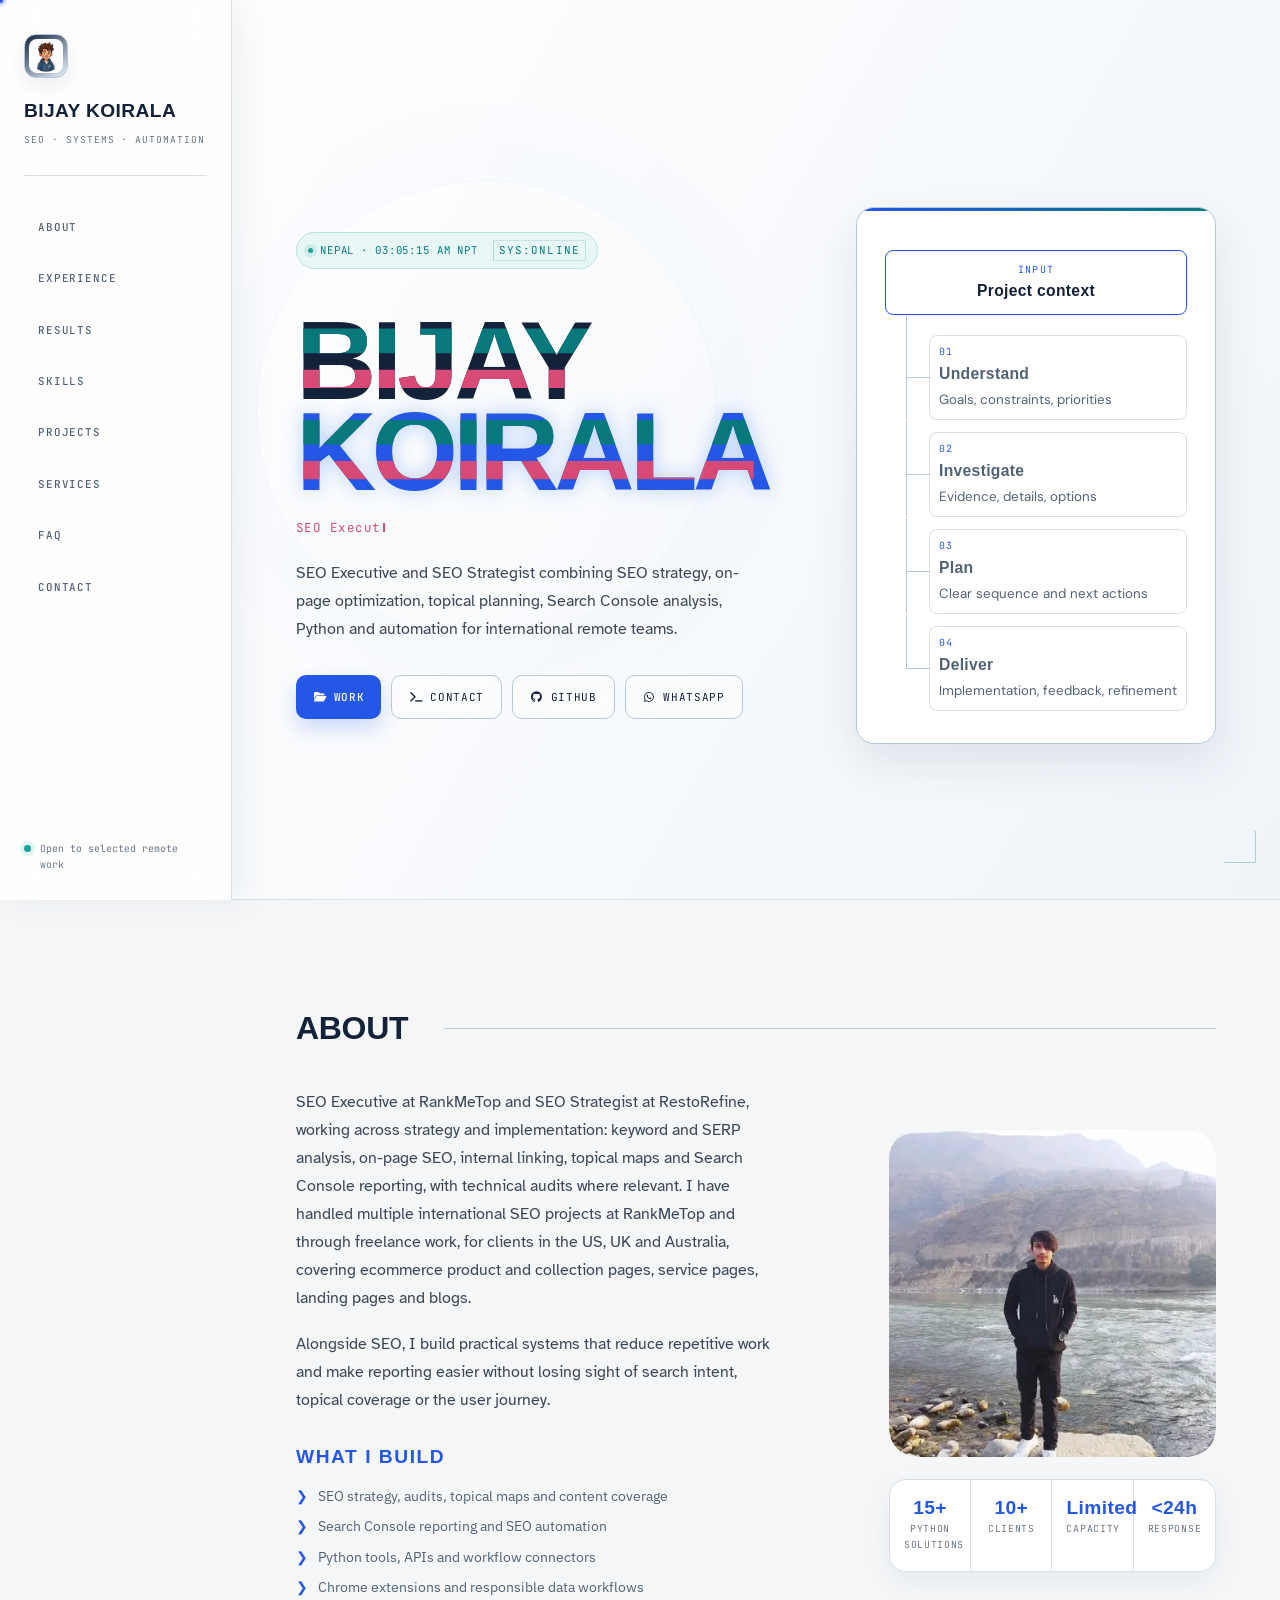
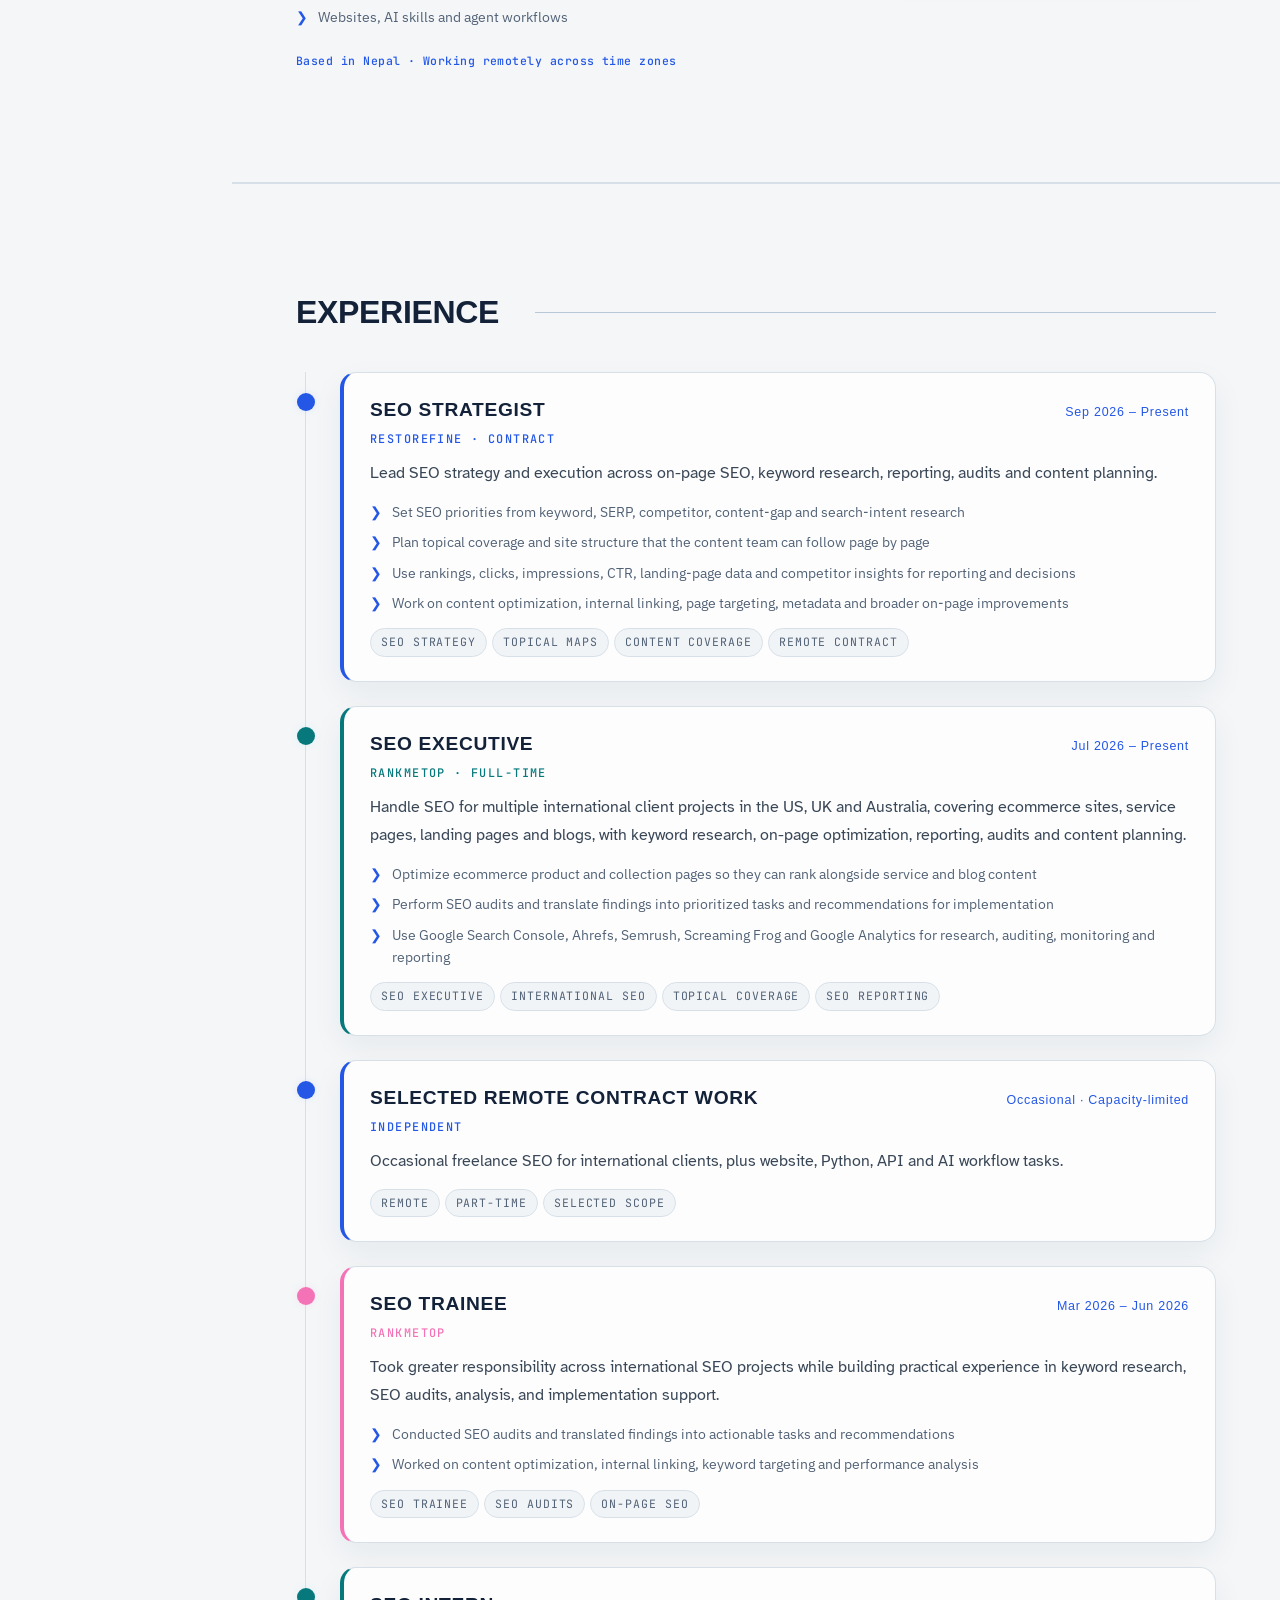
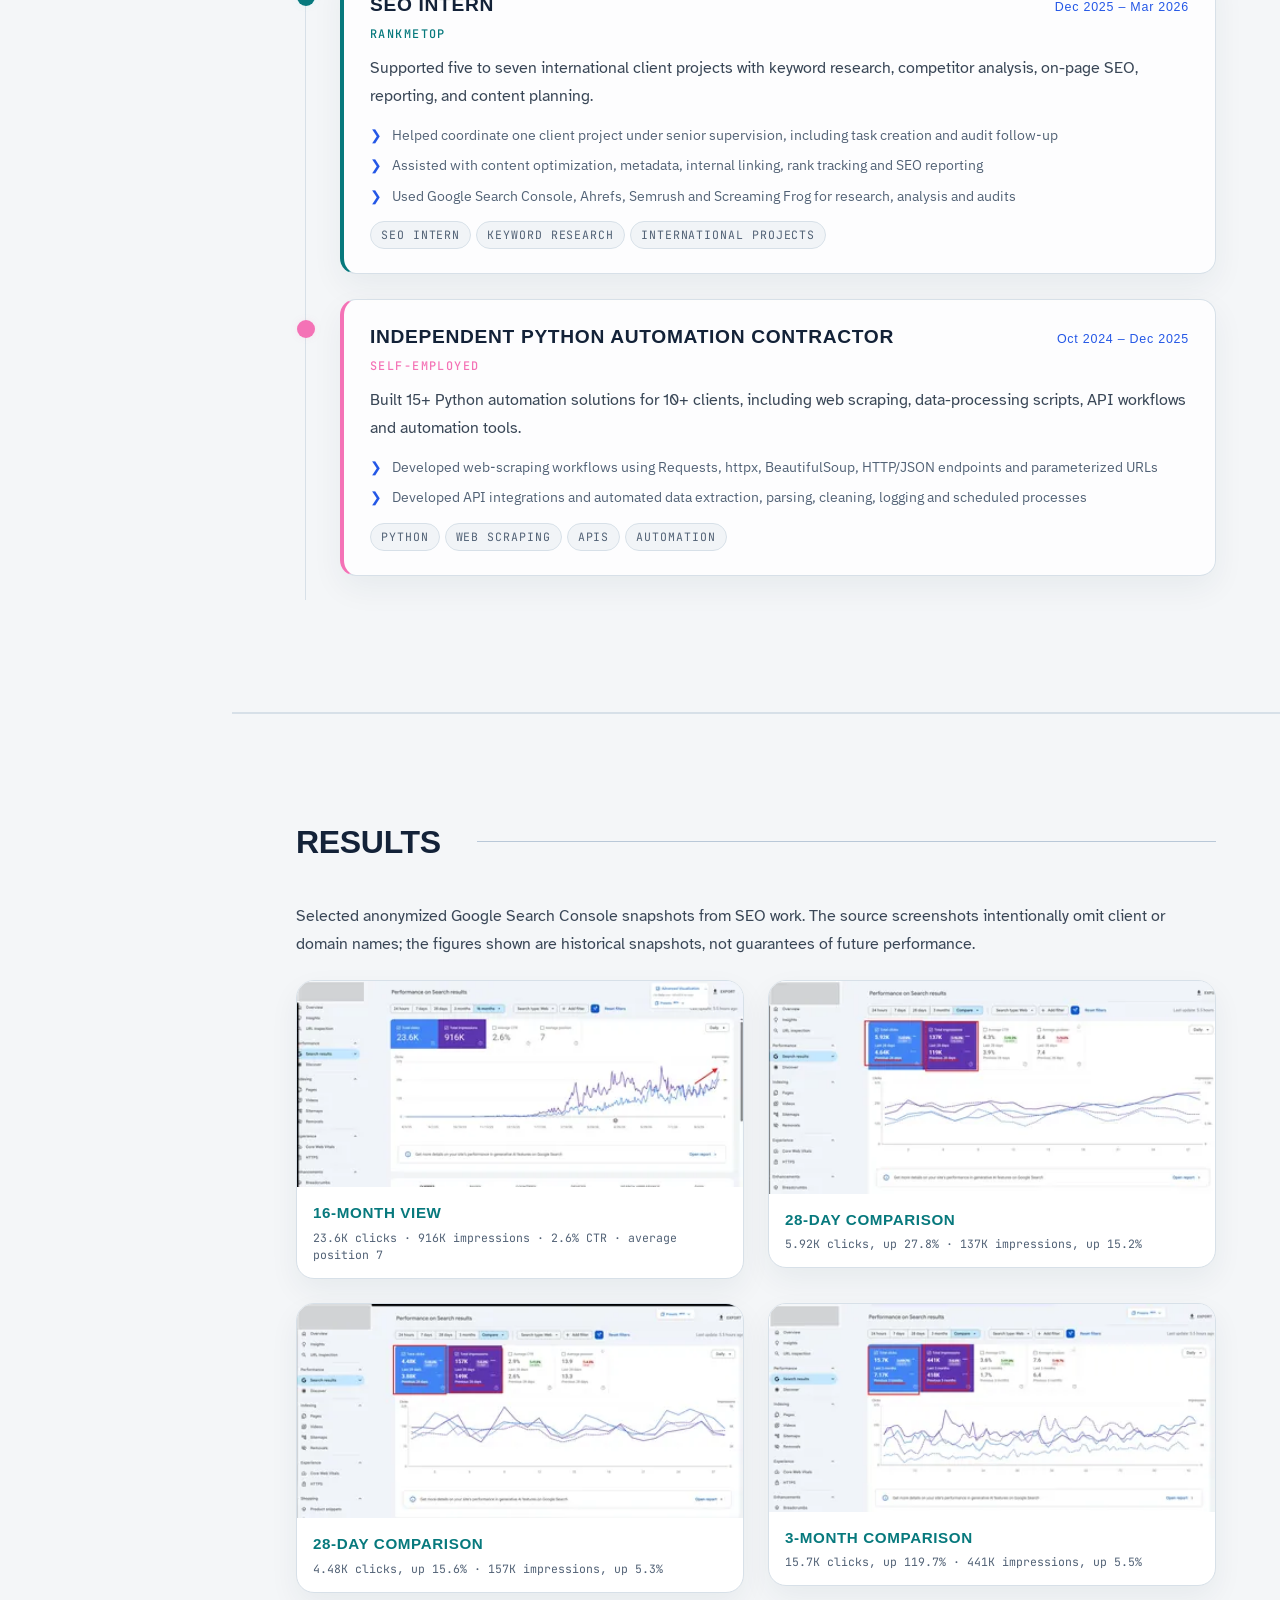
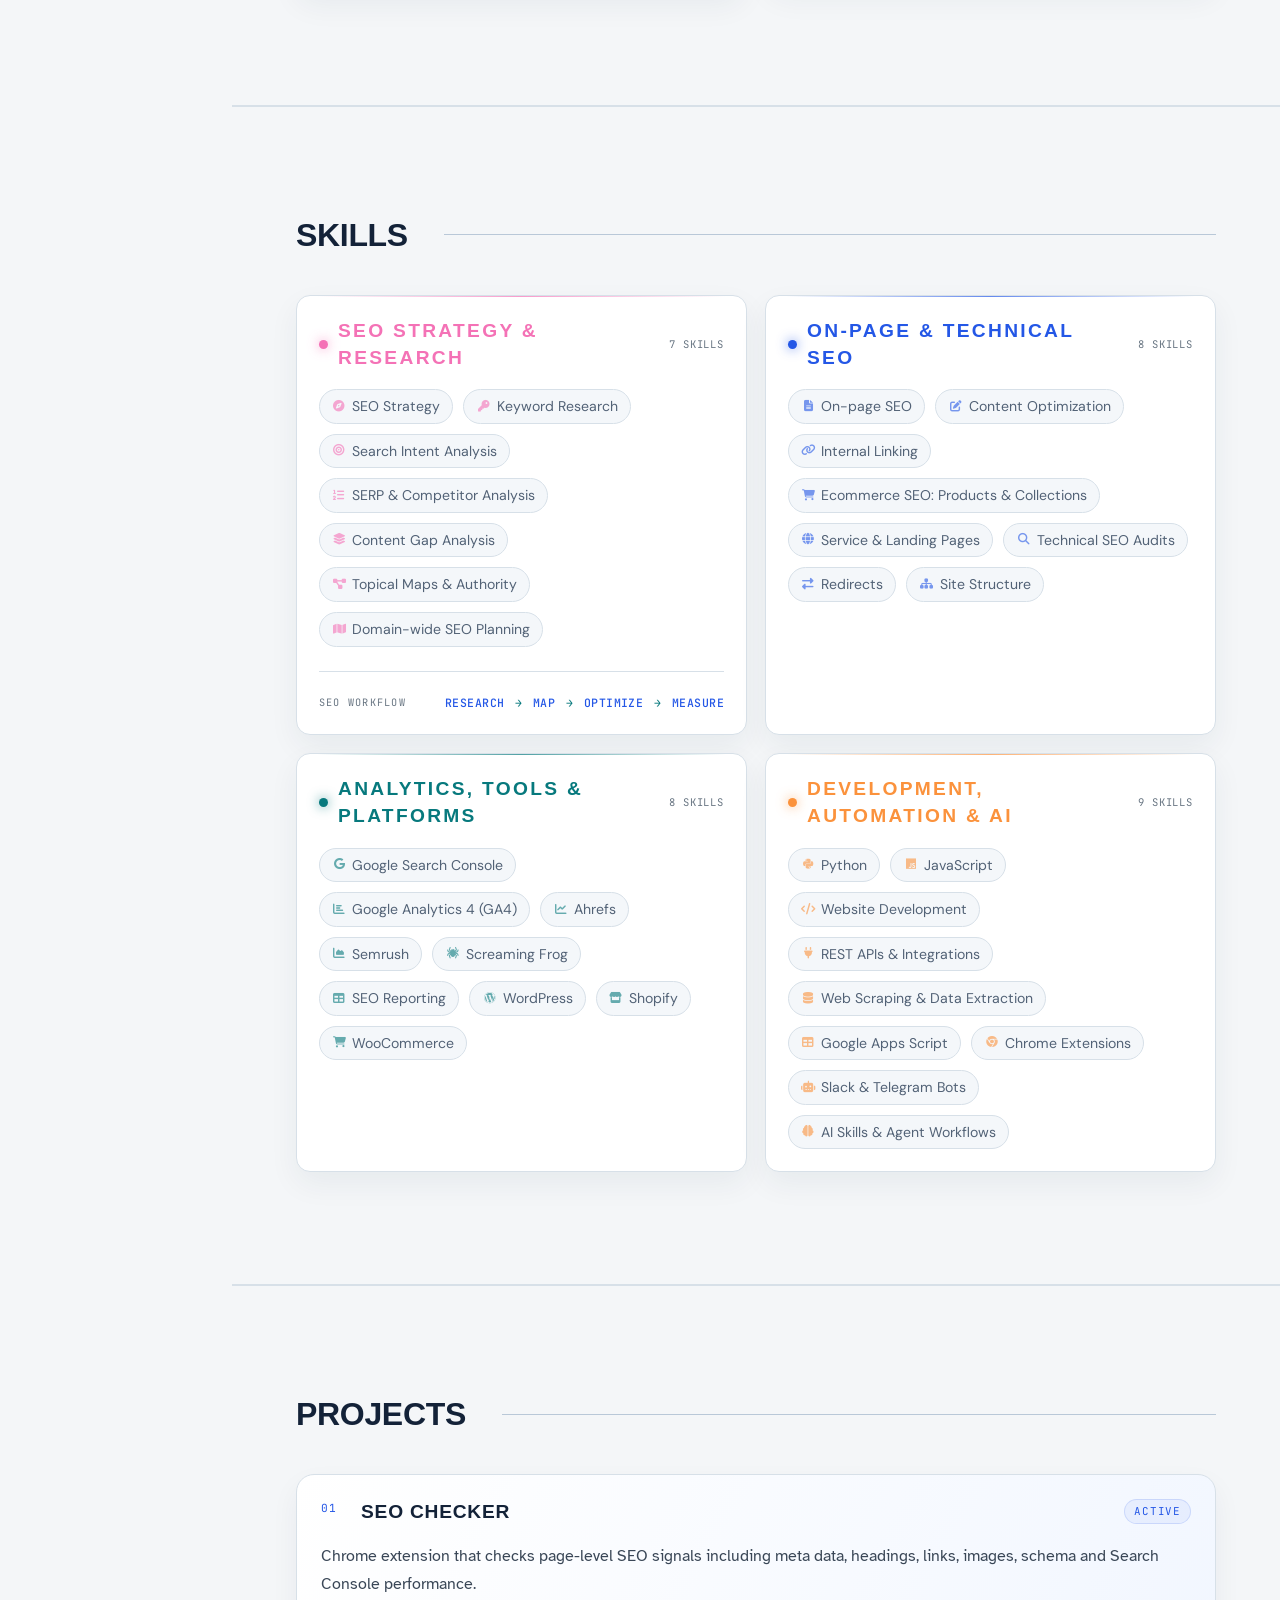
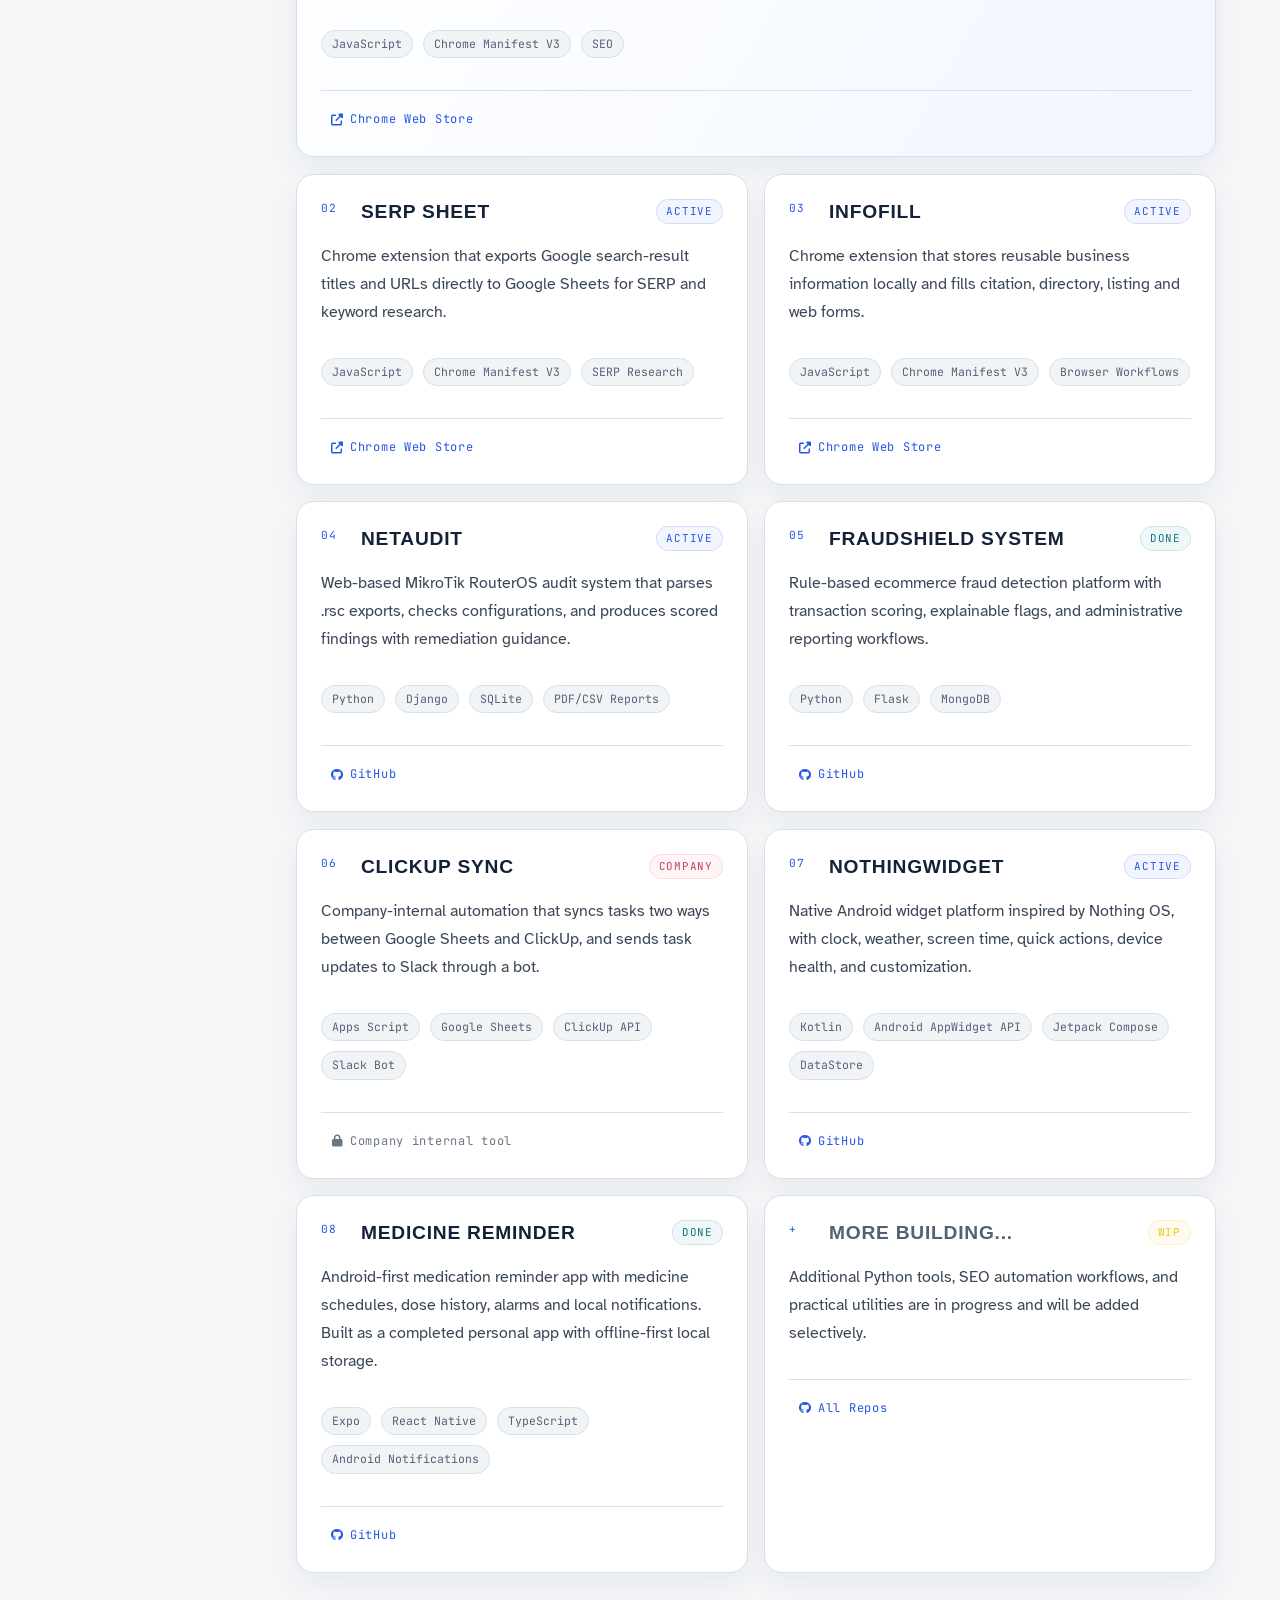
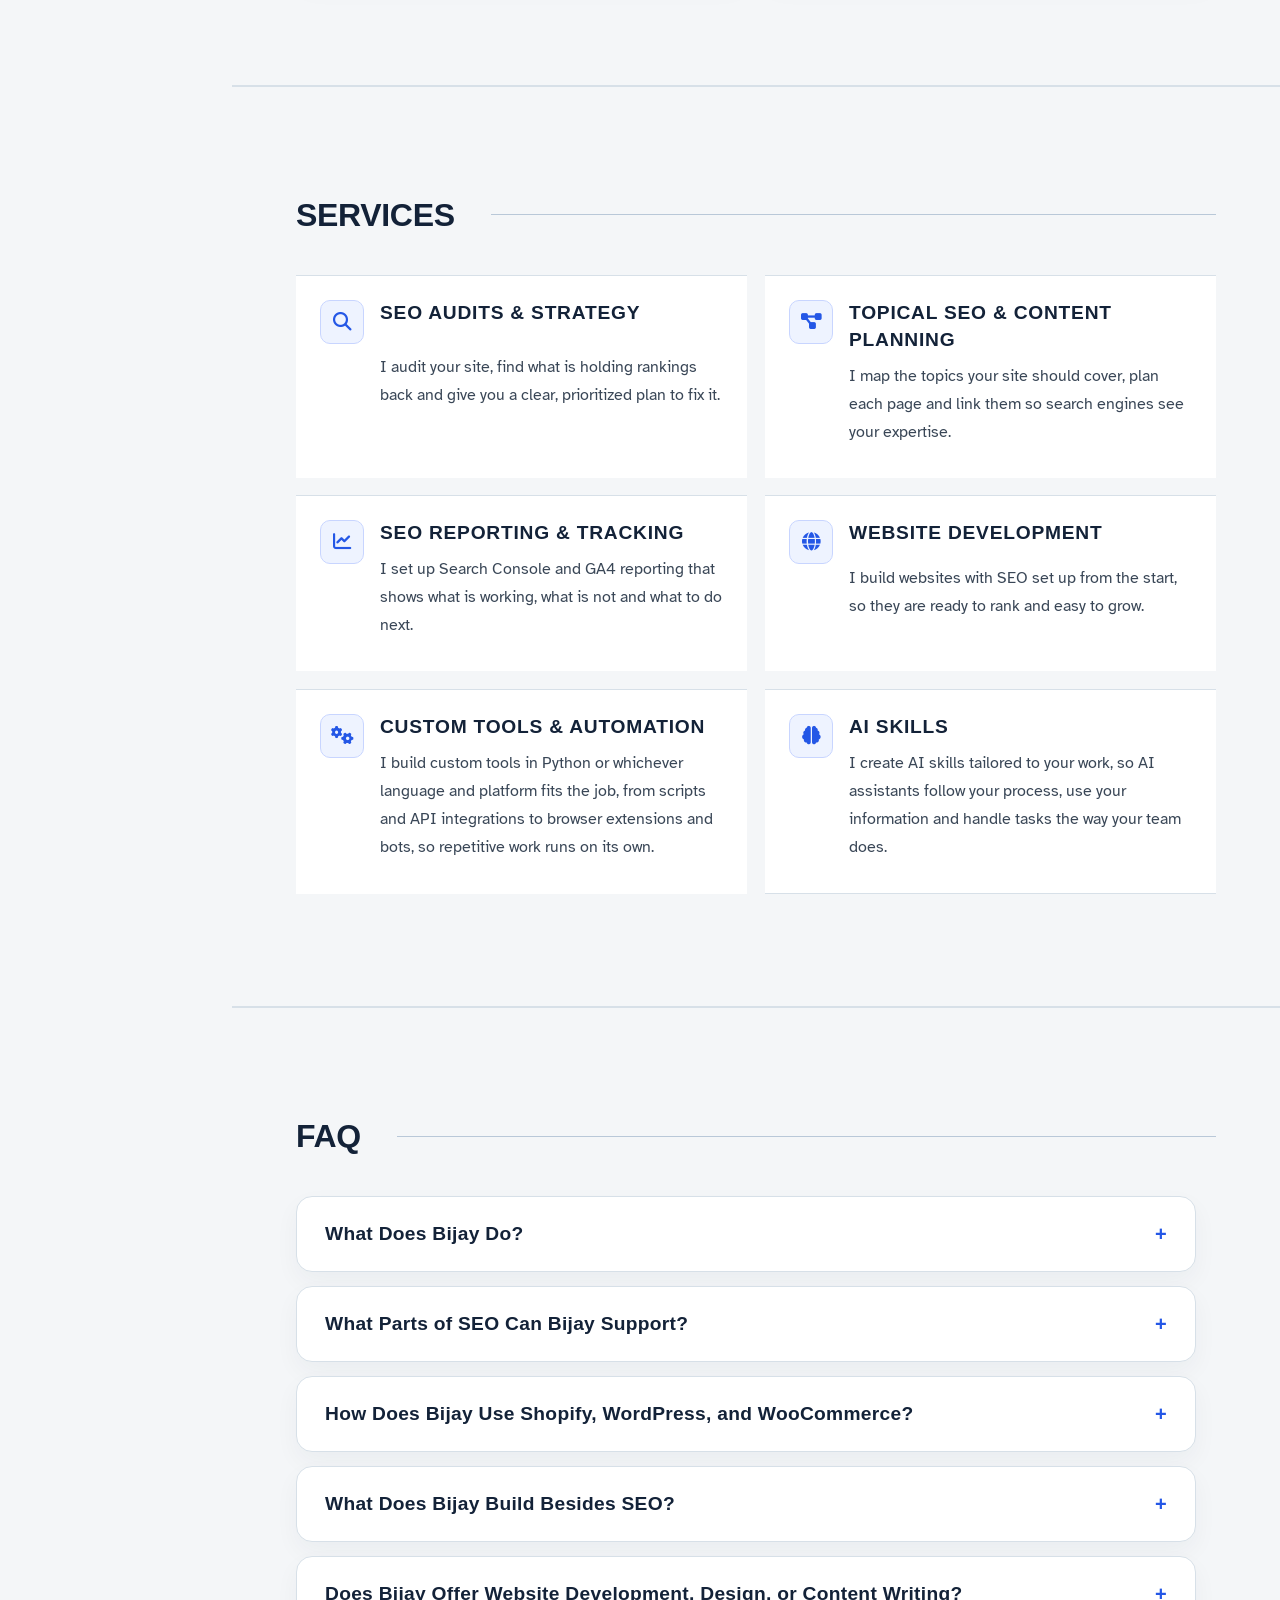
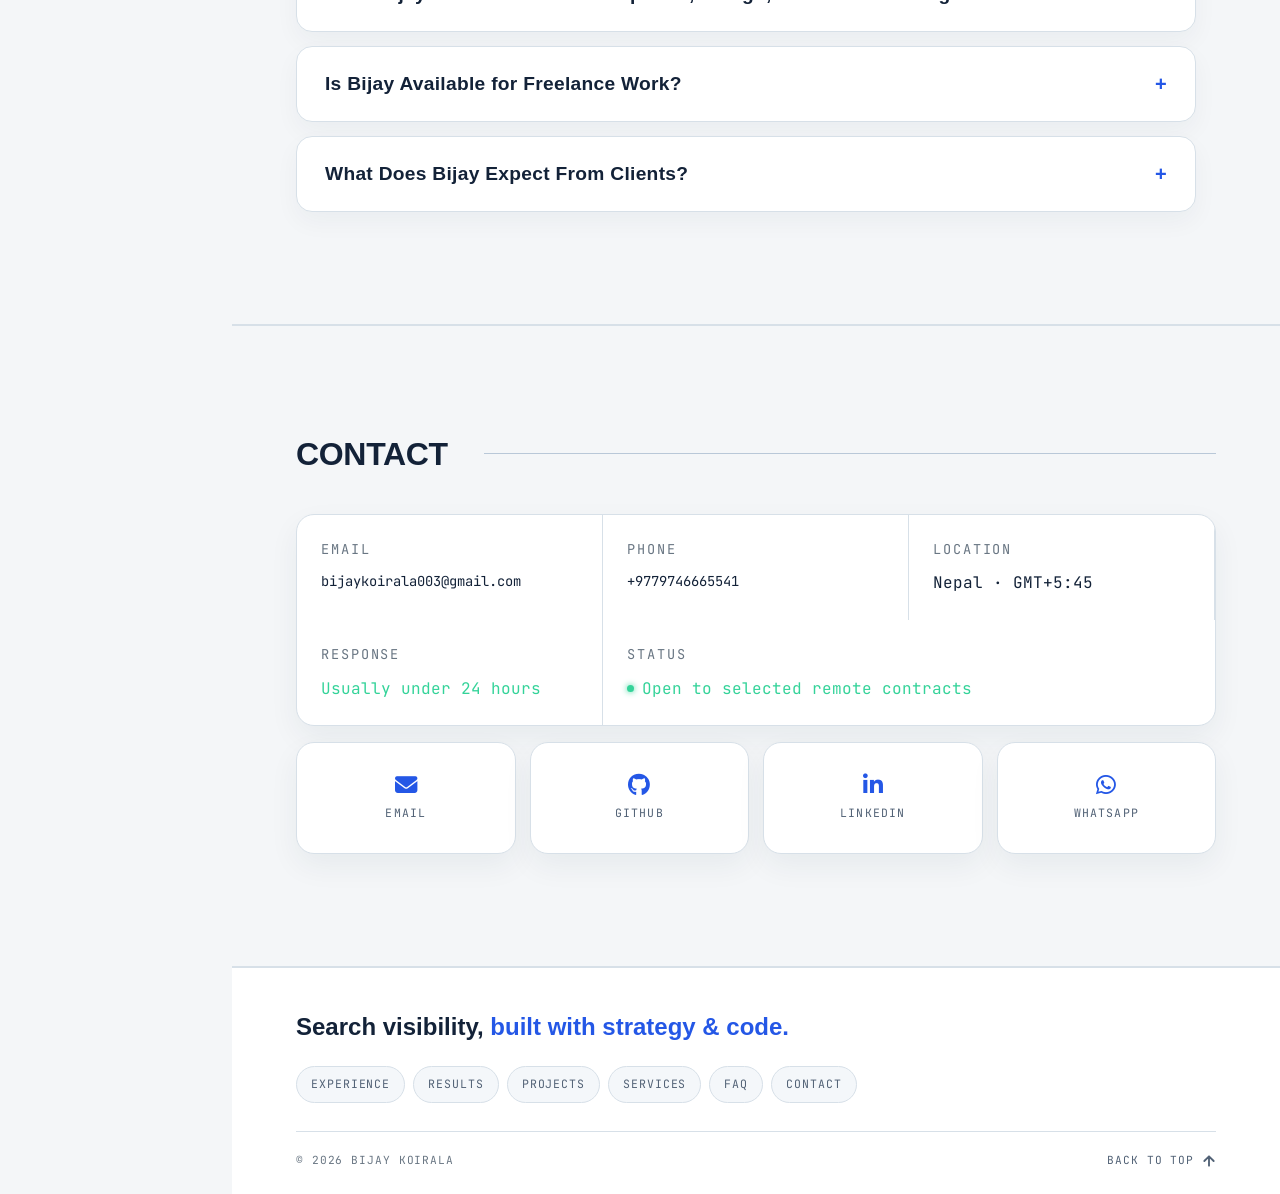
<file: index.html>
<!DOCTYPE html>
<html lang="en">
<head>
  <meta charset="UTF-8">
  <script>document.documentElement.classList.add('js')</script>
  <meta name="viewport" content="width=device-width,initial-scale=1,viewport-fit=cover">

  <!-- Primary SEO -->
  <title>Bijay Koirala | SEO Executive, SEO Strategist &amp; Python Automation</title>
  <meta name="description" content="Bijay Koirala is an SEO Executive at RankMeTop and SEO Strategist at RestoRefine, working across SEO strategy, on-page optimization, topical planning, Search Console analysis, Python and automation for international teams.">
  <meta name="author" content="Bijay Koirala">
  <meta name="robots" content="index, follow, max-snippet:-1, max-image-preview:large, max-video-preview:-1">
  <meta name="theme-color" content="#f4f6f8">
  <meta name="color-scheme" content="light">
  <link rel="canonical" href="https://bijaykoirala0.com.np/">
  <link rel="sitemap" type="application/xml" href="/sitemap.xml">
  <link rel="icon" type="image/x-icon" href="favicon_io/favicon.ico">
  <link rel="apple-touch-icon" href="favicon_io/apple-touch-icon.png">
  <link rel="manifest" href="favicon_io/site.webmanifest">

  <!-- Open Graph / Social -->
  <meta property="og:type" content="website">
  <meta property="og:url" content="https://bijaykoirala0.com.np/">
  <meta property="og:title" content="Bijay Koirala | SEO Executive, SEO Strategist &amp; Python Automation">
  <meta property="og:description" content="SEO Executive at RankMeTop and SEO Strategist at RestoRefine, working across SEO strategy, on-page optimization, topical planning, Search Console analysis, Python and automation.">
  <meta property="og:image" content="https://bijaykoirala0.com.np/assets/image/og-image.jpg">
  <meta property="og:image:width" content="1200">
  <meta property="og:image:height" content="630">
  <meta property="og:image:type" content="image/jpeg">
  <meta property="og:image:alt" content="Bijay Koirala, SEO Executive and SEO Strategist">
  <meta property="og:locale" content="en_US">
  <meta property="og:locale:alternate" content="en_GB">
  <meta property="og:site_name" content="Bijay Koirala Portfolio">

  <!-- Twitter Card -->
  <meta name="twitter:card" content="summary_large_image">
  <meta name="twitter:url" content="https://bijaykoirala0.com.np/">
  <meta name="twitter:title" content="Bijay Koirala | SEO Executive, SEO Strategist &amp; Python Automation">
  <meta name="twitter:description" content="SEO Executive at RankMeTop and SEO Strategist at RestoRefine, working across SEO strategy, on-page optimization, topical planning, Search Console analysis, Python and automation.">
  <meta name="twitter:image" content="https://bijaykoirala0.com.np/assets/image/og-image.jpg">
  <meta name="twitter:image:alt" content="Bijay Koirala, SEO Executive and SEO Strategist">

  <!-- Schema — Person + WebSite -->
  <script type="application/ld+json">
  {
    "@context": "https://schema.org",
    "@graph": [
      {
        "@type": "Person",
        "@id": "https://bijaykoirala0.com.np/#person",
        "name": "Bijay Koirala",
        "url": "https://bijaykoirala0.com.np",
        "image": "https://bijaykoirala0.com.np/assets/image/profile.webp",
        "jobTitle": "SEO Executive and SEO Strategist; Python Automation Developer",
        "description": "SEO Executive at RankMeTop and SEO Strategist at RestoRefine, combining SEO strategy, on-page optimization, topical planning, Search Console analysis, Python and automation for international teams.",
        "mainEntityOfPage": { "@id": "https://bijaykoirala0.com.np/#profilepage" },
        "email": "bijaykoirala003@gmail.com",
        "worksFor": [
          { "@type": "Organization", "name": "RankMeTop" },
          { "@type": "Organization", "name": "RestoRefine" }
        ],
        "alumniOf": { "@type": "CollegeOrUniversity", "name": "Nepal Mega College" },
        "address": {
          "@type": "PostalAddress",
          "addressCountry": "NP",
          "addressLocality": "Nepal"
        },
          "knowsAbout": ["SEO Strategy", "SEO Analysis", "On-page SEO", "SEO Audits", "Keyword Research", "Search Intent Analysis", "SERP Analysis", "Content Gap Analysis", "Topical Authority", "Topical Map Development", "Topical Coverage", "Domain-wide SEO Analysis", "Internal Linking", "SEO Reporting", "Google Search Console", "Ahrefs", "Semrush", "Screaming Frog", "Technical SEO", "Python", "SEO Automation", "Web Scraping", "API Integration", "Chrome Extensions"],
        "sameAs": [
          "https://github.com/bijay085",
          "https://www.linkedin.com/in/bijay-koirala/"
        ]
      },
      {
        "@type": "WebSite",
        "@id": "https://bijaykoirala0.com.np/#website",
        "url": "https://bijaykoirala0.com.np",
        "name": "Bijay Koirala Portfolio",
        "description": "Portfolio of Bijay Koirala, SEO Executive, SEO Strategist and Python automation developer from Nepal.",
        "inLanguage": "en",
        "publisher": { "@id": "https://bijaykoirala0.com.np/#person" }
      },
      {
        "@type": "ProfilePage",
        "@id": "https://bijaykoirala0.com.np/#profilepage",
        "url": "https://bijaykoirala0.com.np",
        "name": "Bijay Koirala – SEO and Python Developer Portfolio",
        "inLanguage": "en",
        "author": { "@id": "https://bijaykoirala0.com.np/#person" },
        "publisher": { "@id": "https://bijaykoirala0.com.np/#person" },
        "mainEntity": { "@id": "https://bijaykoirala0.com.np/#person" }
      },
      {
        "@type": "ItemList",
        "@id": "https://bijaykoirala0.com.np/#projects",
        "name": "Projects by Bijay Koirala",
        "itemListElement": [
          {
            "@type": "ListItem", "position": 1,
            "name": "SEO Checker",
            "description": "Chrome extension that checks page-level SEO signals including meta data, headings, links, images, schema and Search Console performance.",
            "url": "https://chromewebstore.google.com/detail/seo-checker/kkkmgadddcabjfccbknmalbhiecfheog"
          },
          {
            "@type": "ListItem", "position": 2,
            "name": "SERP Sheet",
            "description": "Chrome extension that exports Google search-result titles and URLs directly to Google Sheets for SERP and keyword research.",
            "url": "https://chromewebstore.google.com/detail/serp-sheet/loomginndkpobojjpgigmgchdoehepem"
          },
          {
            "@type": "ListItem", "position": 3,
            "name": "InfoFill",
            "description": "Chrome extension that stores reusable business information locally and fills citation, directory, listing and web forms.",
            "url": "https://chromewebstore.google.com/detail/infofill/pahmcohlbodgpmagnneghackbogangdc"
          },
          {
            "@type": "ListItem", "position": 4,
            "name": "NetAudit",
            "description": "Web-based MikroTik RouterOS audit system that parses .rsc exports, checks configurations, and produces scored findings with remediation guidance.",
            "url": "https://github.com/bijay085/netaudit_full"
          },
          {
            "@type": "ListItem", "position": 5,
            "name": "FraudShield System",
            "description": "Rule-based ecommerce fraud detection platform with transaction scoring and explainable flags.",
            "url": "https://github.com/bijay085/FraudShield-Project"
          },
          {
            "@type": "ListItem", "position": 6,
            "name": "ClickUp Sync",
            "url": "https://bijaykoirala0.com.np/#project-clickup-sync",
            "description": "Company-internal automation that syncs tasks two ways between Google Sheets and ClickUp, and sends task updates to Slack through a bot."
          },
          {
            "@type": "ListItem", "position": 7,
            "name": "NothingWidget",
            "description": "Native Android widget platform inspired by Nothing OS, with clock, weather, screen time, quick actions, device health, and customization.",
            "url": "https://github.com/bijay085/NothingWidget"
          },
          {
            "@type": "ListItem", "position": 8,
            "name": "Medicine Reminder",
            "url": "https://github.com/bijay085/medicine-reminder",
            "description": "Android-first medication reminder app with medicine schedules, dose history, alarms and local notifications."
          }
        ]
      },
      {
        "@type": "OfferCatalog",
        "@id": "https://bijaykoirala0.com.np/#services",
        "name": "Selected Remote Services by Bijay Koirala",
        "provider": { "@id": "https://bijaykoirala0.com.np/#person" },
        "itemListElement": [
          { "@type": "Offer", "itemOffered": { "@type": "Service", "name": "SEO Audits & Strategy", "description": "I audit your site, find what is holding rankings back and give you a clear, prioritized plan to fix it." } },
          { "@type": "Offer", "itemOffered": { "@type": "Service", "name": "Topical SEO & Content Planning", "description": "I map the topics your site should cover, plan each page and link them so search engines see your expertise." } },
          { "@type": "Offer", "itemOffered": { "@type": "Service", "name": "SEO Reporting & Tracking", "description": "I set up Search Console and GA4 reporting that shows what is working, what is not and what to do next." } },
          { "@type": "Offer", "itemOffered": { "@type": "Service", "name": "Website Development", "description": "I build websites with SEO set up from the start, so they are ready to rank and easy to grow." } },
          { "@type": "Offer", "itemOffered": { "@type": "Service", "name": "Custom Tools & Automation", "description": "I build custom tools in Python or whichever language and platform fits the job, from scripts and API integrations to browser extensions and bots, so repetitive work runs on its own." } },
          { "@type": "Offer", "itemOffered": { "@type": "Service", "name": "AI Skills", "description": "I create AI skills tailored to your work, so AI assistants follow your process, use your information and handle tasks the way your team does." } }
        ]
      },
      {
        "@type": "FAQPage",
        "@id": "https://bijaykoirala0.com.np/#faq",
        "url": "https://bijaykoirala0.com.np/#faq",
        "name": "Frequently Asked Questions about Bijay Koirala",
        "isPartOf": { "@id": "https://bijaykoirala0.com.np/#website" },
        "mainEntity": [
          {"@type": "Question", "name": "What Does Bijay Do?", "acceptedAnswer": {"@type": "Answer", "text": "Bijay is an SEO Executive at RankMeTop and an SEO Strategist at RestoRefine. He works across SEO strategy, on-page optimization, search analysis, content structure and performance reporting."}},
          {"@type": "Question", "name": "What Parts of SEO Can Bijay Support?", "acceptedAnswer": {"@type": "Answer", "text": "He works on ecommerce sites (product and collection pages), service pages, landing pages and blogs. His work covers domain-wide and content-gap analysis, keyword and SERP research, search intent, competitor analysis, topical maps, internal linking, content optimization and Search Console and GA4 reporting, with technical audits and fixes where they support the wider plan."}},
          {"@type": "Question", "name": "How Does Bijay Use Shopify, WordPress, and WooCommerce?", "acceptedAnswer": {"@type": "Answer", "text": "He uses them for day-to-day SEO work: publishing blog posts, updating page content, optimizing product and collection pages, setting up redirects and making on-page changes. He does not build themes, plugins, apps or extensions for these platforms."}},
          {"@type": "Question", "name": "What Does Bijay Build Besides SEO?", "acceptedAnswer": {"@type": "Answer", "text": "He builds websites, Python automation, API integrations, data-extraction workflows, Google Apps Script connectors, Chrome extensions, Slack and Telegram bots, and AI skills and agent workflows that automate repeat SEO and business tasks."}},
          {"@type": "Question", "name": "Does Bijay Offer Website Development, Design, or Content Writing?", "acceptedAnswer": {"@type": "Answer", "text": "He builds websites alongside his SEO work. He does not offer standalone graphic design or long-form content writing; on the content side he prepares SEO briefs and outlines and optimizes existing content."}},
          {"@type": "Question", "name": "Is Bijay Available for Freelance Work?", "acceptedAnswer": {"@type": "Answer", "text": "He considers a limited number of selected remote part-time contracts that fit alongside his primary SEO roles. Availability and scope are discussed before any engagement begins."}},
          {"@type": "Question", "name": "What Does Bijay Expect From Clients?", "acceptedAnswer": {"@type": "Answer", "text": "Clear and timely communication, accurate information and the access the work needs, responsible handling of shared data on both sides, and pay that matches the agreed scope and workload."}}
        ]
      }
    ]
  }
  </script>
  <!-- Resource hints -->
  <link rel="preconnect" href="https://fonts.googleapis.com">
  <link rel="preconnect" href="https://fonts.gstatic.com" crossorigin>

  <!-- Desktop keeps the stable, fully styled first paint. Phones/tablets use a reserved critical shell. -->
  <link rel="stylesheet" href="assets/css/style.css?v=20261018-4" media="(min-width: 901px)">
  <style id="critical-mobile-css" media="(max-width: 900px)">
    @font-face{font-family:'DM Sans Fallback';src:local('Arial');ascent-override:96.7%;descent-override:30.3%;line-gap-override:0%;size-adjust:102.4%}
    @font-face{font-family:'Chakra Petch Fallback';src:local('Arial');ascent-override:99.7%;descent-override:31.2%;line-gap-override:0%;size-adjust:99.3%}
    @font-face{font-family:'Atkinson Hyperlegible Fallback';src:local('Arial');ascent-override:97.1%;descent-override:24%;line-gap-override:0%;size-adjust:91.7%}
    @font-face{font-family:'JetBrains Mono Fallback';src:local('Courier New');ascent-override:102%;descent-override:30%;line-gap-override:0%;size-adjust:100%}
    :root{--bg:#f4f6f8;--bdr:#d7e0e8;--bdr2:#b9c8d8;--vi:#2457e6;--cy:#07797d;--pk:#d64a75;--tx:#132238;--tx2:#526276;--tx-p:#3a4757;--body:'DM Sans Fallback',Arial,sans-serif;--dsp:'Chakra Petch Fallback',Arial,sans-serif;--mono:'JetBrains Mono Fallback','Courier New',monospace;--para:'Atkinson Hyperlegible Fallback',Arial,sans-serif}
    *,*::before,*::after{box-sizing:border-box;margin:0;padding:0}
    html{overflow-x:hidden;overflow-x:clip;background:var(--bg)}
    body{background:var(--bg);color:var(--tx);font-family:var(--body);line-height:1.6;overflow-x:clip}
    a{color:inherit;text-decoration:none}
    section{position:relative;border-top:1px solid var(--bdr)}
    section:first-of-type{border-top:0}
    #hdr{position:fixed;top:18px;left:50%;transform:translateX(-50%);z-index:50;display:flex;align-items:center;justify-content:space-between;width:calc(100% - 20px);height:64px;padding:0 16px 0 20px;border:1px solid rgba(185,200,216,.9);border-radius:16px;background:rgba(255,255,255,.9);box-shadow:0 12px 32px rgba(23,43,67,.1)}
    .logo{display:flex;align-items:center;position:relative;width:40px;height:40px;border-radius:12px;background:var(--tx)}
    .logo img{width:36px;height:36px;border-radius:50%;object-fit:cover;border:1px solid var(--bdr2)}
    .side-brand,.side-status,#nav{display:none}
    #tog{display:flex;flex-direction:column;align-items:center;justify-content:center;gap:6px;width:40px;height:40px;background:none;border:0;padding:0}
    #tog span{display:block;width:24px;height:2px;background:var(--tx);border-radius:2px}
    #hero{display:grid;grid-template-columns:1fr;gap:44px;align-items:center;min-height:100svh;padding:150px 20px 96px;overflow:hidden;background:linear-gradient(120deg,rgba(255,255,255,.94),rgba(239,244,250,.78)),var(--bg);border-bottom:1px solid var(--bdr)}
    #hero canvas,.hero-grid{display:none}
    .hero-inner{position:relative;z-index:1;max-width:720px}
    #hStatus{display:inline-flex;align-items:center;gap:7px;margin-bottom:20px;padding:7px 11px;color:var(--cy);background:#e8f6f5;border:1px solid #b8e2df;border-radius:999px;font-family:var(--mono);font-size:.67rem;letter-spacing:.08em;text-transform:uppercase}
    #hName{max-width:840px;margin:26px 0 20px;font-family:var(--dsp);font-size:clamp(4.2rem,8.7vw,8.4rem);letter-spacing:-.045em;line-height:.82;text-transform:uppercase}
    #hRole{display:flex;align-items:center;gap:2px;min-height:1.4em;margin-bottom:22px;color:var(--pk);font-family:var(--mono);font-size:.78rem;letter-spacing:.12em}
    #hDesc{max-width:42rem;margin-bottom:32px;color:var(--tx-p);font-family:var(--para);font-size:1rem;line-height:1.75}
    #hCta{display:flex;flex-wrap:wrap;gap:10px}
    .btn{display:inline-flex;align-items:center;gap:7px;min-height:44px;padding:11px 17px;border-radius:10px;font-family:var(--mono);font-size:.69rem;letter-spacing:.06em;white-space:nowrap}
    .btn-solid{color:#fff;background:var(--vi)}
    .btn-line{background:rgba(255,255,255,.6);border:1px solid var(--bdr2)}
    .hero-panel{display:block;width:100%;max-width:500px;padding:28px;justify-self:start;border:1px solid var(--bdr2);border-radius:18px;background:#fff;box-shadow:0 18px 48px rgba(29,53,83,.1);overflow:hidden}
    main#main-content{background:var(--bg)}
    main#main-content>section{max-width:1320px;padding:88px 20px;border-bottom:1px solid var(--bdr)}
    @media(max-width:640px){
      #hero{padding:96px 16px 40px}
      #hStatus{padding:6px 10px;font-size:.64rem}
      #hName{margin-bottom:14px}
      #hDesc{line-height:1.6}
      #hCta{display:grid;grid-template-columns:1fr 1fr}
      #hCta .btn{justify-content:center}
      #hero .hero-panel{display:none}
      main#main-content>section{padding:52px 16px}
    }
  </style>
  <link rel="preload" href="assets/css/style.css?v=20261018-4" as="style" media="(max-width: 900px)" onload="this.onload=null;this.rel='stylesheet'">
  <noscript><link rel="stylesheet" href="assets/css/style.css?v=20261018-4" media="(max-width: 900px)"></noscript>

  <!-- Fonts — swap with metric-matched fallbacks to minimise CLS -->
  <link rel="stylesheet" href="https://fonts.googleapis.com/css2?family=DM+Sans:wght@400;600&family=IBM+Plex+Sans:wght@400&family=JetBrains+Mono:wght@400;500&family=Atkinson+Hyperlegible:wght@400&display=swap" media="print" onload="this.media='all'">
  <noscript><link rel="stylesheet" href="https://fonts.googleapis.com/css2?family=DM+Sans:wght@400;600&family=IBM+Plex+Sans:wght@400&family=JetBrains+Mono:wght@400;500&family=Atkinson+Hyperlegible:wght@400&display=swap"></noscript>

  <!-- Self-hosted Font Awesome subset, inlined so it costs no render-blocking request.
       shortcut: assets/fonts/fa-*.woff2 contain only the glyphs listed below; when adding an icon, re-subset the Font Awesome 6.5.0 fonts to include its codepoint. -->
  <style>@font-face{font-family:'Font Awesome 6 Free';font-style:normal;font-weight:900;font-display:block;src:url('assets/fonts/fa-solid-900.woff2') format('woff2')}@font-face{font-family:'Font Awesome 6 Brands';font-style:normal;font-weight:400;font-display:block;src:url('assets/fonts/fa-brands-400.woff2') format('woff2')}.fas,.far,.fa-solid{font-family:'Font Awesome 6 Free';font-weight:900;font-style:normal;font-variant:normal;text-rendering:auto;-webkit-font-smoothing:antialiased;display:inline-block;width:1.25em;text-align:center;line-height:1}.fab,.fa-brands{font-family:'Font Awesome 6 Brands';font-weight:400;font-style:normal;font-variant:normal;text-rendering:auto;-webkit-font-smoothing:antialiased;display:inline-block;width:1.25em;text-align:center;line-height:1}.fa-arrow-up-right-from-square::before{content:"\f35d"}.fa-envelope::before{content:"\f0e0"}.fa-bullseye::before{content:"\f140"}.fa-chart-area::before{content:"\f1fe"}.fa-compass::before{content:"\f14e"}.fa-edit::before{content:"\f044"}.fa-globe::before{content:"\f0ac"}.fa-layer-group::before{content:"\f5fd"}.fa-map::before{content:"\f279"}.fa-mobile-screen-button::before{content:"\f3cd"}.fa-project-diagram::before{content:"\f542"}.fa-shopping-cart::before{content:"\f07a"}.fa-link::before{content:"\f0c1"}.fa-database::before{content:"\f1c0"}.fa-brain::before{content:"\f5dc"}.fa-right-left::before{content:"\f362"}.fa-sitemap::before{content:"\f0e8"}.fa-store::before{content:"\f54e"}.fa-chart-bar::before{content:"\f080"}.fa-chart-line::before{content:"\f201"}.fa-code::before{content:"\f121"}.fa-cogs::before{content:"\f085"}.fa-file-alt::before{content:"\f15c"}.fa-folder-open::before{content:"\f07c"}.fa-key::before{content:"\f084"}.fa-list-ol::before{content:"\f0cb"}.fa-lock::before{content:"\f023"}.fa-plug::before{content:"\f1e6"}.fa-robot::before{content:"\f544"}.fa-search::before{content:"\f002"}.fa-spider::before{content:"\f717"}.fa-table::before{content:"\f0ce"}.fa-terminal::before{content:"\f120"}.fa-chrome::before{content:"\f268"}.fa-github::before{content:"\f09b"}.fa-google::before{content:"\f1a0"}.fa-js::before{content:"\f3b8"}.fa-linkedin::before{content:"\f0e1"}.fa-python::before{content:"\f3e2"}.fa-whatsapp::before{content:"\f232"}.fa-wordpress::before{content:"\f19a"}</style>
  <link rel="preload" href="assets/fonts/fa-solid-900.woff2" as="font" type="font/woff2" crossorigin>
  <link rel="preload" href="assets/fonts/fa-brands-400.woff2" as="font" type="font/woff2" crossorigin>

</head>
<body>

  <a href="#main-content" class="skip-link">Skip to content</a>
  <!-- HEADER -->
  <header id="hdr">
    <a href="/" class="logo" data-text="BK"><img src="assets/image/icon.webp" alt="Bijay Koirala" class="logo-img" width="36" height="36"></a>
    <div class="side-brand">
      <strong>Bijay Koirala</strong>
      <span>SEO · SYSTEMS · AUTOMATION</span>
    </div>
    <nav id="nav" aria-label="Primary navigation">
      <a href="#about">About</a>
      <a href="#experience">Experience</a>
      <a href="#results">Results</a>
      <a href="#skills">Skills</a>
      <a href="#projects">Projects</a>
      <a href="#services">Services</a>
      <a href="#faq">FAQ</a>
      <a href="#contact">Contact</a>
    </nav>
    <div class="side-status"><span></span>Open to selected remote work</div>
    <button id="tog" type="button" aria-label="Open navigation menu" aria-expanded="false" aria-controls="drawer"><span></span><span></span></button>
  </header>

  <div id="drawer">
    <a href="#about"      onclick="closeMenu()">About</a>
    <a href="#experience" onclick="closeMenu()">Experience</a>
    <a href="#results"    onclick="closeMenu()">Results</a>
    <a href="#skills"     onclick="closeMenu()">Skills</a>
    <a href="#projects"   onclick="closeMenu()">Projects</a>
    <a href="#services"   onclick="closeMenu()">Services</a>
    <a href="#faq"        onclick="closeMenu()">FAQ</a>
    <a href="#contact"    onclick="closeMenu()">Contact</a>
  </div>

  <!-- HERO -->
  <section id="hero">
    <div class="hero-grid" aria-hidden="true"></div>
    <canvas id="heroGeo"  aria-hidden="true"></canvas>
    <canvas id="heroGeo2" aria-hidden="true"></canvas>
    <canvas id="heroGeo3" aria-hidden="true"></canvas>
    <canvas id="heroGeo4" aria-hidden="true"></canvas>
    <canvas id="heroGeo5" aria-hidden="true"></canvas>
    <canvas id="heroGeo6" aria-hidden="true"></canvas>
    <canvas id="heroGeo7" aria-hidden="true"></canvas>
    <canvas id="heroGeo8" aria-hidden="true"></canvas>
    <canvas id="heroGeo9" aria-hidden="true"></canvas>
    <div class="hero-inner">

      <div id="hStatus">
        Nepal · <span id="npTime">GMT+5:45</span>
        <span class="sys-badge">SYS:ONLINE</span>
      </div>

      <h1 id="hName">
        <span class="n1 gl" data-g="BIJAY">BIJAY</span>
        <span class="n2 gl" data-g="KOIRALA">KOIRALA</span>
      </h1>

      <div id="hRole"><span id="tw" data-phrases="SEO Executive &amp; SEO Strategist|SEO Strategy Enthusiast|On-page SEO Enthusiast|Topical Authority Enthusiast|Python Automation Enthusiast">SEO Executive &amp; SEO Strategist</span><span class="caret"></span></div>

      <p id="hDesc">SEO Executive and SEO Strategist combining SEO strategy, on-page optimization, topical planning, Search Console analysis, Python and automation for international remote teams.</p>

      <div id="hCta">
        <a href="#projects" class="btn btn-solid"><i class="fas fa-folder-open"></i>Work</a>
        <a href="#contact"  class="btn btn-line"><i class="fas fa-terminal"></i>Contact</a>
        <a href="https://github.com/bijay085" target="_blank" rel="noopener noreferrer" class="btn btn-line" aria-label="GitHub profile"><i class="fab fa-github"></i>GitHub</a>
        <a href="https://wa.me/9779746665541" target="_blank" rel="noopener noreferrer" class="btn btn-line"><i class="fab fa-whatsapp"></i>WhatsApp</a>
      </div>

    </div>

    <aside class="hero-panel" aria-label="Working process hierarchy">
      <div class="work-tree">
        <div class="work-tree-root">
          <span class="work-tree-code">INPUT</span>
          <strong>Project context</strong>
        </div>
        <div class="work-tree-steps" role="list" aria-label="Ordered working process">
          <div class="work-tree-node" role="listitem">
            <span class="work-tree-code">01</span>
            <strong>Understand</strong>
            <small>Goals, constraints, priorities</small>
          </div>
          <div class="work-tree-node" role="listitem">
            <span class="work-tree-code">02</span>
            <strong>Investigate</strong>
            <small>Evidence, details, options</small>
          </div>
          <div class="work-tree-node" role="listitem">
            <span class="work-tree-code">03</span>
            <strong>Plan</strong>
            <small>Clear sequence and next actions</small>
          </div>
          <div class="work-tree-node" role="listitem">
            <span class="work-tree-code">04</span>
            <strong>Deliver</strong>
            <small>Implementation, feedback, refinement</small>
          </div>
        </div>
      </div>
    </aside>
  </section>

  <main id="main-content">

  <!-- ABOUT -->
  <section id="about" aria-label="About Bijay Koirala">
    <div class="rv" id="aHead">
      <div class="sh">
        <h2 class="sh-t gl" data-g="ABOUT">ABOUT</h2>
      </div>
    </div>

    <div class="about-wrap">
      <div class="about-left">
        <div id="aText" class="rv">
          <p>SEO Executive at RankMeTop and SEO Strategist at RestoRefine, working across strategy and implementation: keyword and SERP analysis, on-page SEO, internal linking, topical maps and Search Console reporting, with technical audits where relevant. I have handled multiple international SEO projects at RankMeTop and through freelance work, for clients in the US, UK and Australia, covering ecommerce product and collection pages, service pages, landing pages and blogs.</p>

          <p>Alongside SEO, I build practical systems that reduce repetitive work and make reporting easier without losing sight of search intent, topical coverage or the user journey.</p>

          <h3 class="about-label">What I Build</h3>
          <ul>
            <li><span class="bul">&#10095;</span>SEO strategy, audits, topical maps and content coverage</li>
            <li><span class="bul">&#10095;</span>Search Console reporting and SEO automation</li>
            <li><span class="bul">&#10095;</span>Python tools, APIs and workflow connectors</li>
            <li><span class="bul">&#10095;</span>Chrome extensions and responsible data workflows</li>
            <li><span class="bul">&#10095;</span>Websites, AI skills and agent workflows</li>
          </ul>

          <div class="grad-line">Based in Nepal · Working remotely across time zones</div>
        </div>

      </div>

      <div id="aStats" class="rv">
        <div class="profile-wrap">
          <div class="profile-img">
            <img src="assets/image/profile.webp" srcset="assets/image/profile-400w.webp 400w, assets/image/profile-600w.webp 600w, assets/image/profile.webp 800w" sizes="(min-width: 1280px) 380px, (min-width: 768px) 280px, 200px" loading="lazy" decoding="async" width="400" height="400" alt="Bijay Koirala, SEO Executive and SEO Strategist from Nepal">
          </div>
        </div>
        <div class="stats">
          <div class="stat">
            <div class="sv" data-count="15">15+</div>
            <div class="sl">Python solutions</div>
          </div>
          <div class="stat">
            <div class="sv" data-count="10">10+</div>
            <div class="sl">Clients</div>
          </div>
          <div class="stat">
            <div class="sv">Limited</div>
            <div class="sl">Capacity</div>
          </div>
          <div class="stat">
            <div class="sv">&lt;24h</div>
            <div class="sl">Response</div>
          </div>
        </div>
      </div>
    </div>
  </section>

  <!-- EXPERIENCE -->
  <section id="experience" aria-label="Work Experience">
    <div class="rv">
      <div class="sh">
        <h2 class="sh-t gl" data-g="EXPERIENCE">EXPERIENCE</h2>
      </div>
    </div>

    <div id="expList" class="exp-timeline rv"><div class="exp-tl-spine"></div><div class="exp-tl-row rv rv-left" data-side="left">
      <div class="exp-tl-cell-box">
      <div class="exp-hud ">
        <div class="hud-corner tl"></div><div class="hud-corner tr"></div>
        <div class="hud-corner bl"></div><div class="hud-corner br"></div>
        <div class="exp-hud-top">
          <h3 class="exp-role">SEO Strategist</h3>
          <span class="exp-date">Sep 2026 – Present</span>
        </div>
        <div class="exp-co">RestoRefine · Contract</div>
        <p class="exp-desc">Lead SEO strategy and execution across on-page SEO, keyword research, reporting, audits and content planning.</p>
        <ul class="exp-bullets"><li><span class="bul">❯</span>Set SEO priorities from keyword, SERP, competitor, content-gap and search-intent research</li><li><span class="bul">❯</span>Plan topical coverage and site structure that the content team can follow page by page</li><li><span class="bul">❯</span>Use rankings, clicks, impressions, CTR, landing-page data and competitor insights for reporting and decisions</li><li><span class="bul">❯</span>Work on content optimization, internal linking, page targeting, metadata and broader on-page improvements</li></ul>
        <div class="exp-tags"><span class="etag">SEO Strategy</span><span class="etag">Topical Maps</span><span class="etag">Content Coverage</span><span class="etag">Remote Contract</span></div>
      </div></div><div class="exp-tl-dot-wrap"><div class="exp-tl-dot "></div></div><div class="exp-tl-cell-empty"></div>
    </div><div class="exp-tl-row rv rv-right" data-side="right">
      <div class="exp-tl-cell-empty"></div><div class="exp-tl-dot-wrap"><div class="exp-tl-dot cy"></div></div><div class="exp-tl-cell-box">
      <div class="exp-hud cy">
        <div class="hud-corner tl"></div><div class="hud-corner tr"></div>
        <div class="hud-corner bl"></div><div class="hud-corner br"></div>
        <div class="exp-hud-top">
          <h3 class="exp-role">SEO Executive</h3>
          <span class="exp-date">Jul 2026 – Present</span>
        </div>
        <div class="exp-co">RankMeTop · Full-time</div>
        <p class="exp-desc">Handle SEO for multiple international client projects in the US, UK and Australia, covering ecommerce sites, service pages, landing pages and blogs, with keyword research, on-page optimization, reporting, audits and content planning.</p>
        <ul class="exp-bullets"><li><span class="bul">❯</span>Optimize ecommerce product and collection pages so they can rank alongside service and blog content</li><li><span class="bul">❯</span>Perform SEO audits and translate findings into prioritized tasks and recommendations for implementation</li><li><span class="bul">❯</span>Use Google Search Console, Ahrefs, Semrush, Screaming Frog and Google Analytics for research, auditing, monitoring and reporting</li></ul>
        <div class="exp-tags"><span class="etag">SEO Executive</span><span class="etag">International SEO</span><span class="etag">Topical Coverage</span><span class="etag">SEO Reporting</span></div>
      </div></div>
    </div><div class="exp-tl-row rv rv-left" data-side="left">
      <div class="exp-tl-cell-box">
      <div class="exp-hud ">
        <div class="hud-corner tl"></div><div class="hud-corner tr"></div>
        <div class="hud-corner bl"></div><div class="hud-corner br"></div>
        <div class="exp-hud-top">
          <h3 class="exp-role">Selected Remote Contract Work</h3>
          <span class="exp-date">Occasional · Capacity-limited</span>
        </div>
        <div class="exp-co">Independent</div>
        <p class="exp-desc">Occasional freelance SEO for international clients, plus website, Python, API and AI workflow tasks.</p>
        <div class="exp-tags"><span class="etag">Remote</span><span class="etag">Part-time</span><span class="etag">Selected Scope</span></div>
      </div></div><div class="exp-tl-dot-wrap"><div class="exp-tl-dot "></div></div><div class="exp-tl-cell-empty"></div>
    </div><div class="exp-tl-row rv rv-right" data-side="right">
      <div class="exp-tl-cell-empty"></div><div class="exp-tl-dot-wrap"><div class="exp-tl-dot pk"></div></div><div class="exp-tl-cell-box">
      <div class="exp-hud pk">
        <div class="hud-corner tl"></div><div class="hud-corner tr"></div>
        <div class="hud-corner bl"></div><div class="hud-corner br"></div>
        <div class="exp-hud-top">
          <h3 class="exp-role">SEO Trainee</h3>
          <span class="exp-date">Mar 2026 – Jun 2026</span>
        </div>
        <div class="exp-co">RankMeTop</div>
        <p class="exp-desc">Took greater responsibility across international SEO projects while building practical experience in keyword research, SEO audits, analysis, and implementation support.</p>
        <ul class="exp-bullets"><li><span class="bul">❯</span>Conducted SEO audits and translated findings into actionable tasks and recommendations</li><li><span class="bul">❯</span>Worked on content optimization, internal linking, keyword targeting and performance analysis</li></ul>
        <div class="exp-tags"><span class="etag">SEO Trainee</span><span class="etag">SEO Audits</span><span class="etag">On-page SEO</span></div>
      </div></div>
    </div><div class="exp-tl-row rv rv-left" data-side="left">
      <div class="exp-tl-cell-box">
      <div class="exp-hud cy">
        <div class="hud-corner tl"></div><div class="hud-corner tr"></div>
        <div class="hud-corner bl"></div><div class="hud-corner br"></div>
        <div class="exp-hud-top">
          <h3 class="exp-role">SEO Intern</h3>
          <span class="exp-date">Dec 2025 – Mar 2026</span>
        </div>
        <div class="exp-co">RankMeTop</div>
        <p class="exp-desc">Supported five to seven international client projects with keyword research, competitor analysis, on-page SEO, reporting, and content planning.</p>
        <ul class="exp-bullets"><li><span class="bul">❯</span>Helped coordinate one client project under senior supervision, including task creation and audit follow-up</li><li><span class="bul">❯</span>Assisted with content optimization, metadata, internal linking, rank tracking and SEO reporting</li><li><span class="bul">❯</span>Used Google Search Console, Ahrefs, Semrush and Screaming Frog for research, analysis and audits</li></ul>
        <div class="exp-tags"><span class="etag">SEO Intern</span><span class="etag">Keyword Research</span><span class="etag">International Projects</span></div>
      </div></div><div class="exp-tl-dot-wrap"><div class="exp-tl-dot cy"></div></div><div class="exp-tl-cell-empty"></div>
    </div><div class="exp-tl-row rv rv-right" data-side="right">
      <div class="exp-tl-cell-empty"></div><div class="exp-tl-dot-wrap"><div class="exp-tl-dot pk"></div></div><div class="exp-tl-cell-box">
      <div class="exp-hud pk">
        <div class="hud-corner tl"></div><div class="hud-corner tr"></div>
        <div class="hud-corner bl"></div><div class="hud-corner br"></div>
        <div class="exp-hud-top">
          <h3 class="exp-role">Independent Python Automation Contractor</h3>
          <span class="exp-date">Oct 2024 – Dec 2025</span>
        </div>
        <div class="exp-co">Self-employed</div>
        <p class="exp-desc">Built 15+ Python automation solutions for 10+ clients, including web scraping, data-processing scripts, API workflows and automation tools.</p>
        <ul class="exp-bullets"><li><span class="bul">❯</span>Developed web-scraping workflows using Requests, httpx, BeautifulSoup, HTTP/JSON endpoints and parameterized URLs</li><li><span class="bul">❯</span>Developed API integrations and automated data extraction, parsing, cleaning, logging and scheduled processes</li></ul>
        <div class="exp-tags"><span class="etag">Python</span><span class="etag">Web Scraping</span><span class="etag">APIs</span><span class="etag">Automation</span></div>
      </div></div>
    </div></div>
  </section>

  <!-- SELECTED SEO RESULTS -->
  <section id="results" aria-label="Selected SEO results">
    <div class="rv">
      <div class="sh">
        <h2 class="sh-t gl" data-g="RESULTS">RESULTS</h2>
      </div>
    </div>

    <div class="results-intro rv">
      <p>Selected anonymized Google Search Console snapshots from SEO work. The source screenshots intentionally omit client or domain names; the figures shown are historical snapshots, not guarantees of future performance.</p>
    </div>

    <div class="results-grid">
      <figure class="result-card rv rv-up">
        <img src="assets/image/seo-results/search-console-16-months.webp" srcset="assets/image/seo-results/search-console-16-months-400w.webp 400w, assets/image/seo-results/search-console-16-months-800w.webp 800w, assets/image/seo-results/search-console-16-months-1200w.webp 1200w, assets/image/seo-results/search-console-16-months.webp 1600w" sizes="(min-width: 1280px) 552px, (min-width: 768px) 366px, calc(100vw - 30px)" width="1600" height="740" loading="lazy" decoding="async" alt="Anonymized Google Search Console performance over 16 months showing 23.6 thousand clicks and 916 thousand impressions">
        <figcaption><strong>16-month view</strong><span>23.6K clicks · 916K impressions · 2.6% CTR · average position 7</span></figcaption>
      </figure>
      <figure class="result-card rv rv-up">
        <img src="assets/image/seo-results/search-console-28-days-a.webp" srcset="assets/image/seo-results/search-console-28-days-a-400w.webp 400w, assets/image/seo-results/search-console-28-days-a-800w.webp 800w, assets/image/seo-results/search-console-28-days-a-1200w.webp 1200w, assets/image/seo-results/search-console-28-days-a.webp 1600w" sizes="(min-width: 1280px) 552px, (min-width: 768px) 366px, calc(100vw - 30px)" width="1600" height="764" loading="lazy" decoding="async" alt="Anonymized Google Search Console comparison showing 5.92 thousand clicks and 137 thousand impressions over the last 28 days">
        <figcaption><strong>28-day comparison</strong><span>5.92K clicks, up 27.8% · 137K impressions, up 15.2%</span></figcaption>
      </figure>
      <figure class="result-card rv rv-up">
        <img src="assets/image/seo-results/search-console-28-days-b.webp" srcset="assets/image/seo-results/search-console-28-days-b-400w.webp 400w, assets/image/seo-results/search-console-28-days-b-800w.webp 800w, assets/image/seo-results/search-console-28-days-b-1200w.webp 1200w, assets/image/seo-results/search-console-28-days-b.webp 1600w" sizes="(min-width: 1280px) 552px, (min-width: 768px) 366px, calc(100vw - 30px)" width="1600" height="770" loading="lazy" decoding="async" alt="Anonymized Google Search Console comparison showing 4.48 thousand clicks and 157 thousand impressions over the last 28 days">
        <figcaption><strong>28-day comparison</strong><span>4.48K clicks, up 15.6% · 157K impressions, up 5.3%</span></figcaption>
      </figure>
      <figure class="result-card rv rv-up">
        <img src="assets/image/seo-results/search-console-3-months.webp" srcset="assets/image/seo-results/search-console-3-months-400w.webp 400w, assets/image/seo-results/search-console-3-months-800w.webp 800w, assets/image/seo-results/search-console-3-months-1200w.webp 1200w, assets/image/seo-results/search-console-3-months.webp 1600w" sizes="(min-width: 1280px) 552px, (min-width: 768px) 366px, calc(100vw - 30px)" width="1600" height="745" loading="lazy" decoding="async" alt="Anonymized Google Search Console comparison showing 15.7 thousand clicks and 441 thousand impressions over the last three months">
        <figcaption><strong>3-month comparison</strong><span>15.7K clicks, up 119.7% · 441K impressions, up 5.5%</span></figcaption>
      </figure>
    </div>
  </section>

  <!-- SKILLS -->
  <section id="skills" aria-label="Skills">
    <div class="rv">
      <div class="sh">
        <h2 class="sh-t gl" data-g="SKILLS">SKILLS</h2>
      </div>
    </div>
    <div id="skBody" class="sk-hub" data-stagger="0.08">
    <div class="sk-hub-grid">
      <div class="sk-card sk-card-seo rv rv-up" style="--cc: #f472b6;">
        <div class="sk-card-head">
          <div class="sk-card-title-wrap">
            <span class="sk-card-mark" aria-hidden="true"></span>
            <h3 class="sk-hud-title">SEO Strategy &amp; Research</h3>
          </div>
          <span class="sk-card-count">7 skills</span>
        </div>
        <div class="sk-hud-items">
          <span class="sk-hud-item"><i class="fas fa-compass sk-icon" aria-hidden="true"></i>SEO Strategy</span>
          <span class="sk-hud-item"><i class="fas fa-key sk-icon" aria-hidden="true"></i>Keyword Research</span>
          <span class="sk-hud-item"><i class="fas fa-bullseye sk-icon" aria-hidden="true"></i>Search Intent Analysis</span>
          <span class="sk-hud-item"><i class="fas fa-list-ol sk-icon" aria-hidden="true"></i>SERP &amp; Competitor Analysis</span>
          <span class="sk-hud-item"><i class="fas fa-layer-group sk-icon" aria-hidden="true"></i>Content Gap Analysis</span>
          <span class="sk-hud-item"><i class="fas fa-project-diagram sk-icon" aria-hidden="true"></i>Topical Maps &amp; Authority</span>
          <span class="sk-hud-item"><i class="fas fa-map sk-icon" aria-hidden="true"></i>Domain-wide SEO Planning</span>
        </div>
        <div class="sk-card-note">
          <span>SEO WORKFLOW</span>
          <strong>Research <i aria-hidden="true">→</i> map <i aria-hidden="true">→</i> optimize <i aria-hidden="true">→</i> measure</strong>
        </div>
      </div>
      <div class="sk-card sk-card-onpage rv rv-up" style="--cc: var(--vi);">
        <div class="sk-card-head">
          <div class="sk-card-title-wrap">
            <span class="sk-card-mark" aria-hidden="true"></span>
            <h3 class="sk-hud-title">On-page &amp; Technical SEO</h3>
          </div>
          <span class="sk-card-count">8 skills</span>
        </div>
        <div class="sk-hud-items">
          <span class="sk-hud-item"><i class="fas fa-file-alt sk-icon" aria-hidden="true"></i>On-page SEO</span>
          <span class="sk-hud-item"><i class="fas fa-edit sk-icon" aria-hidden="true"></i>Content Optimization</span>
          <span class="sk-hud-item"><i class="fas fa-link sk-icon" aria-hidden="true"></i>Internal Linking</span>
          <span class="sk-hud-item"><i class="fas fa-shopping-cart sk-icon" aria-hidden="true"></i>Ecommerce SEO: Products &amp; Collections</span>
          <span class="sk-hud-item"><i class="fas fa-globe sk-icon" aria-hidden="true"></i>Service &amp; Landing Pages</span>
          <span class="sk-hud-item"><i class="fas fa-search sk-icon" aria-hidden="true"></i>Technical SEO Audits</span>
          <span class="sk-hud-item"><i class="fas fa-right-left sk-icon" aria-hidden="true"></i>Redirects</span>
          <span class="sk-hud-item"><i class="fas fa-sitemap sk-icon" aria-hidden="true"></i>Site Structure</span>
        </div>
      </div>
      <div class="sk-card sk-card-tools-platforms rv rv-up" style="--cc: var(--cy);">
        <div class="sk-card-head">
          <div class="sk-card-title-wrap">
            <span class="sk-card-mark" aria-hidden="true"></span>
            <h3 class="sk-hud-title">Analytics, Tools &amp; Platforms</h3>
          </div>
          <span class="sk-card-count">8 skills</span>
        </div>
        <div class="sk-hud-items">
          <span class="sk-hud-item"><i class="fab fa-google sk-icon" aria-hidden="true"></i>Google Search Console</span>
          <span class="sk-hud-item"><i class="fas fa-chart-bar sk-icon" aria-hidden="true"></i>Google Analytics 4 (GA4)</span>
          <span class="sk-hud-item"><i class="fas fa-chart-line sk-icon" aria-hidden="true"></i>Ahrefs</span>
          <span class="sk-hud-item"><i class="fas fa-chart-area sk-icon" aria-hidden="true"></i>Semrush</span>
          <span class="sk-hud-item"><i class="fas fa-spider sk-icon" aria-hidden="true"></i>Screaming Frog</span>
          <span class="sk-hud-item"><i class="fas fa-table sk-icon" aria-hidden="true"></i>SEO Reporting</span>
          <span class="sk-hud-item"><i class="fab fa-wordpress sk-icon" aria-hidden="true"></i>WordPress</span>
          <span class="sk-hud-item"><i class="fas fa-store sk-icon" aria-hidden="true"></i>Shopify</span>
          <span class="sk-hud-item"><i class="fas fa-shopping-cart sk-icon" aria-hidden="true"></i>WooCommerce</span>
        </div>
      </div>
      <div class="sk-card sk-card-automation rv rv-up" style="--cc: #fb923c;">
        <div class="sk-card-head">
          <div class="sk-card-title-wrap">
            <span class="sk-card-mark" aria-hidden="true"></span>
            <h3 class="sk-hud-title">Development, Automation &amp; AI</h3>
          </div>
          <span class="sk-card-count">9 skills</span>
        </div>
        <div class="sk-hud-items">
          <span class="sk-hud-item"><i class="fab fa-python sk-icon" aria-hidden="true"></i>Python</span>
          <span class="sk-hud-item"><i class="fab fa-js sk-icon" aria-hidden="true"></i>JavaScript</span>
          <span class="sk-hud-item"><i class="fas fa-code sk-icon" aria-hidden="true"></i>Website Development</span>
          <span class="sk-hud-item"><i class="fas fa-plug sk-icon" aria-hidden="true"></i>REST APIs &amp; Integrations</span>
          <span class="sk-hud-item"><i class="fas fa-database sk-icon" aria-hidden="true"></i>Web Scraping &amp; Data Extraction</span>
          <span class="sk-hud-item"><i class="fas fa-table sk-icon" aria-hidden="true"></i>Google Apps Script</span>
          <span class="sk-hud-item"><i class="fab fa-chrome sk-icon" aria-hidden="true"></i>Chrome Extensions</span>
          <span class="sk-hud-item"><i class="fas fa-robot sk-icon" aria-hidden="true"></i>Slack &amp; Telegram Bots</span>
          <span class="sk-hud-item"><i class="fas fa-brain sk-icon" aria-hidden="true"></i>AI Skills &amp; Agent Workflows</span>
        </div>
      </div>
    </div>
    </div>
  </section>

  <!-- PROJECTS -->
  <section id="projects" aria-label="Projects">
    <div class="rv">
      <div class="sh">
        <h2 class="sh-t gl" data-g="PROJECTS">PROJECTS</h2>
      </div>
    </div>
    <div id="prGrid" data-stagger="0.07"><article class="pc rv rv-up pc-lead" data-project-index="01">
      <div class="c-tl"></div><div class="c-tr"></div>
      <div class="c-bl"></div><div class="c-br"></div>
      <div class="pr">
        <span class="pc-index" aria-hidden="true">01</span>
        <h3 class="pt">SEO Checker</h3>
        <span class="pb act">Active</span>
      </div>
      <p class="pd">Chrome extension that checks page-level SEO signals including meta data, headings, links, images, schema and Search Console performance.</p>
      <div class="techs">
        <span class="tg">JavaScript</span><span class="tg">Chrome Manifest V3</span><span class="tg">SEO</span>
      </div>
      <div class="pls"><a href="https://chromewebstore.google.com/detail/seo-checker/kkkmgadddcabjfccbknmalbhiecfheog" target="_blank" rel="noopener noreferrer" class="pl" aria-label="SEO Checker on Chrome Web Store"><i class="fas fa-arrow-up-right-from-square"></i>Chrome Web Store</a></div>
    </article><article class="pc rv rv-up" data-project-index="02">
      <div class="c-tl"></div><div class="c-tr"></div>
      <div class="c-bl"></div><div class="c-br"></div>
      <div class="pr">
        <span class="pc-index" aria-hidden="true">02</span>
        <h3 class="pt">SERP Sheet</h3>
        <span class="pb act">Active</span>
      </div>
      <p class="pd">Chrome extension that exports Google search-result titles and URLs directly to Google Sheets for SERP and keyword research.</p>
      <div class="techs">
        <span class="tg">JavaScript</span><span class="tg">Chrome Manifest V3</span><span class="tg">SERP Research</span>
      </div>
      <div class="pls"><a href="https://chromewebstore.google.com/detail/serp-sheet/loomginndkpobojjpgigmgchdoehepem" target="_blank" rel="noopener noreferrer" class="pl" aria-label="SERP Sheet on Chrome Web Store"><i class="fas fa-arrow-up-right-from-square"></i>Chrome Web Store</a></div>
    </article><article class="pc rv rv-up" data-project-index="03">
      <div class="c-tl"></div><div class="c-tr"></div>
      <div class="c-bl"></div><div class="c-br"></div>
      <div class="pr">
        <span class="pc-index" aria-hidden="true">03</span>
        <h3 class="pt">InfoFill</h3>
        <span class="pb act">Active</span>
      </div>
      <p class="pd">Chrome extension that stores reusable business information locally and fills citation, directory, listing and web forms.</p>
      <div class="techs">
        <span class="tg">JavaScript</span><span class="tg">Chrome Manifest V3</span><span class="tg">Browser Workflows</span>
      </div>
      <div class="pls"><a href="https://chromewebstore.google.com/detail/infofill/pahmcohlbodgpmagnneghackbogangdc" target="_blank" rel="noopener noreferrer" class="pl" aria-label="InfoFill on Chrome Web Store"><i class="fas fa-arrow-up-right-from-square"></i>Chrome Web Store</a></div>
    </article><article class="pc rv rv-up" data-project-index="04">
      <div class="c-tl"></div><div class="c-tr"></div>
      <div class="c-bl"></div><div class="c-br"></div>
      <div class="pr">
        <span class="pc-index" aria-hidden="true">04</span>
        <h3 class="pt">NetAudit</h3>
        <span class="pb act">Active</span>
      </div>
      <p class="pd">Web-based MikroTik RouterOS audit system that parses .rsc exports, checks configurations, and produces scored findings with remediation guidance.</p>
      <div class="techs">
        <span class="tg">Python</span><span class="tg">Django</span><span class="tg">SQLite</span><span class="tg">PDF/CSV Reports</span>
      </div>
      <div class="pls"><a href="https://github.com/bijay085/netaudit_full" target="_blank" rel="noopener noreferrer" class="pl" aria-label="NetAudit on GitHub"><i class="fab fa-github"></i>GitHub</a></div>
    </article><article class="pc rv rv-up" data-project-index="05">
      <div class="c-tl"></div><div class="c-tr"></div>
      <div class="c-bl"></div><div class="c-br"></div>
      <div class="pr">
        <span class="pc-index" aria-hidden="true">05</span>
        <h3 class="pt">FraudShield System</h3>
        <span class="pb don">Done</span>
      </div>
      <p class="pd">Rule-based ecommerce fraud detection platform with transaction scoring, explainable flags, and administrative reporting workflows.</p>
      <div class="techs">
        <span class="tg">Python</span><span class="tg">Flask</span><span class="tg">MongoDB</span>
      </div>
      <div class="pls"><a href="https://github.com/bijay085/FraudShield-Project" target="_blank" rel="noopener noreferrer" class="pl" aria-label="FraudShield System on GitHub"><i class="fab fa-github"></i>GitHub</a></div>
    </article><article class="pc rv rv-up" id="project-clickup-sync" data-project-index="06">
      <div class="c-tl"></div><div class="c-tr"></div>
      <div class="c-bl"></div><div class="c-br"></div>
      <div class="pr">
        <span class="pc-index" aria-hidden="true">06</span>
        <h3 class="pt">ClickUp Sync</h3>
        <span class="pb prv">Company</span>
      </div>
      <p class="pd">Company-internal automation that syncs tasks two ways between Google Sheets and ClickUp, and sends task updates to Slack through a bot.</p>
      <div class="techs">
        <span class="tg">Apps Script</span><span class="tg">Google Sheets</span><span class="tg">ClickUp API</span><span class="tg">Slack Bot</span>
      </div>
      <div class="pls"><span class="pl lk"><i class="fas fa-lock"></i>Company internal tool</span></div>
    </article><article class="pc rv rv-up" data-project-index="07">
      <div class="c-tl"></div><div class="c-tr"></div>
      <div class="c-bl"></div><div class="c-br"></div>
      <div class="pr">
        <span class="pc-index" aria-hidden="true">07</span>
        <h3 class="pt">NothingWidget</h3>
        <span class="pb act">Active</span>
      </div>
      <p class="pd">Native Android widget platform inspired by Nothing OS, with clock, weather, screen time, quick actions, device health, and customization.</p>
      <div class="techs">
        <span class="tg">Kotlin</span><span class="tg">Android AppWidget API</span><span class="tg">Jetpack Compose</span><span class="tg">DataStore</span>
      </div>
      <div class="pls"><a href="https://github.com/bijay085/NothingWidget" target="_blank" rel="noopener noreferrer" class="pl" aria-label="NothingWidget on GitHub"><i class="fab fa-github"></i>GitHub</a></div>
    </article><article class="pc rv rv-up" id="project-medicine-reminder" data-project-index="08">
      <div class="c-tl"></div><div class="c-tr"></div>
      <div class="c-bl"></div><div class="c-br"></div>
      <div class="pr">
        <span class="pc-index" aria-hidden="true">08</span>
        <h3 class="pt">Medicine Reminder</h3>
        <span class="pb don">Done</span>
      </div>
      <p class="pd">Android-first medication reminder app with medicine schedules, dose history, alarms and local notifications. Built as a completed personal app with offline-first local storage.</p>
      <div class="techs">
        <span class="tg">Expo</span><span class="tg">React Native</span><span class="tg">TypeScript</span><span class="tg">Android Notifications</span>
      </div>
      <div class="pls"><a href="https://github.com/bijay085/medicine-reminder" target="_blank" rel="noopener noreferrer" class="pl" aria-label="Medicine Reminder on GitHub"><i class="fab fa-github"></i>GitHub</a></div>
    </article><article class="pc dash rv rv-up" data-project-index="+">
    <div class="c-tl"></div><div class="c-tr"></div>
    <div class="c-bl"></div><div class="c-br"></div>
    <div class="pr"><span class="pc-index" aria-hidden="true">+</span><h3 class="pt dm">More Building...</h3><span class="pb wip">WIP</span></div>
    <p class="pd dm">Additional Python tools, SEO automation workflows, and practical utilities are in progress and will be added selectively.</p>
    <div class="pls"><a href="https://github.com/bijay085" target="_blank" rel="noopener noreferrer" class="pl"><i class="fab fa-github"></i>All Repos</a></div>
  </article></div>
  </section>

  <!-- SERVICES -->
  <section id="services" aria-label="Selected Remote Services">
    <div class="rv">
      <div class="sh">
        <h2 class="sh-t gl" data-g="SERVICES">SERVICES</h2>
      </div>
    </div>
    <div id="svGrid" data-stagger="0.07"><div class="sc rv rv-up">
      <div class="c-tl"></div><div class="c-tr"></div>
      <div class="c-bl"></div><div class="c-br"></div>
      <div class="si"><i class="fas fa-search"></i></div>
      <h3 class="stt">SEO Audits &amp; Strategy</h3>
      <p class="sd">I audit your site, find what is holding rankings back and give you a clear, prioritized plan to fix it.</p>
    </div><div class="sc rv rv-up">
      <div class="c-tl"></div><div class="c-tr"></div>
      <div class="c-bl"></div><div class="c-br"></div>
      <div class="si"><i class="fas fa-project-diagram"></i></div>
      <h3 class="stt">Topical SEO &amp; Content Planning</h3>
      <p class="sd">I map the topics your site should cover, plan each page and link them so search engines see your expertise.</p>
    </div><div class="sc rv rv-up">
      <div class="c-tl"></div><div class="c-tr"></div>
      <div class="c-bl"></div><div class="c-br"></div>
      <div class="si"><i class="fas fa-chart-line"></i></div>
      <h3 class="stt">SEO Reporting &amp; Tracking</h3>
      <p class="sd">I set up Search Console and GA4 reporting that shows what is working, what is not and what to do next.</p>
    </div><div class="sc rv rv-up">
      <div class="c-tl"></div><div class="c-tr"></div>
      <div class="c-bl"></div><div class="c-br"></div>
      <div class="si"><i class="fas fa-globe"></i></div>
      <h3 class="stt">Website Development</h3>
      <p class="sd">I build websites with SEO set up from the start, so they are ready to rank and easy to grow.</p>
    </div><div class="sc rv rv-up">
      <div class="c-tl"></div><div class="c-tr"></div>
      <div class="c-bl"></div><div class="c-br"></div>
      <div class="si"><i class="fas fa-cogs"></i></div>
      <h3 class="stt">Custom Tools &amp; Automation</h3>
      <p class="sd">I build custom tools in Python or whichever language and platform fits the job, from scripts and API integrations to browser extensions and bots, so repetitive work runs on its own.</p>
    </div><div class="sc rv rv-up">
      <div class="c-tl"></div><div class="c-tr"></div>
      <div class="c-bl"></div><div class="c-br"></div>
      <div class="si"><i class="fas fa-brain"></i></div>
      <h3 class="stt">AI Skills</h3>
      <p class="sd">I create AI skills tailored to your work, so AI assistants follow your process, use your information and handle tasks the way your team does.</p>
    </div></div>
  </section>

  <!-- FAQ -->
  <section id="faq" aria-label="Frequently asked questions">
    <div class="rv">
      <div class="sh">
        <h2 class="sh-t gl" data-g="FAQ">FAQ</h2>
      </div>
    </div>

    <div class="faq-grid">
      <details class="faq-item rv rv-up">
        <summary>What Does Bijay Do?</summary>
        <p>Bijay is an SEO Executive at RankMeTop and an SEO Strategist at RestoRefine. He works across SEO strategy, on-page optimization, search analysis, content structure and performance reporting.</p>
      </details>
      <details class="faq-item rv rv-up">
        <summary>What Parts of SEO Can Bijay Support?</summary>
        <p>He works on ecommerce sites (product and collection pages), service pages, landing pages and blogs. His work covers domain-wide and content-gap analysis, keyword and SERP research, search intent, competitor analysis, topical maps, internal linking, content optimization and Search Console and GA4 reporting, with technical audits and fixes where they support the wider plan.</p>
      </details>
      <details class="faq-item rv rv-up">
        <summary>How Does Bijay Use Shopify, WordPress, and WooCommerce?</summary>
        <p>He uses them for day-to-day SEO work: publishing blog posts, updating page content, optimizing product and collection pages, setting up redirects and making on-page changes. He does not build themes, plugins, apps or extensions for these platforms.</p>
      </details>
      <details class="faq-item rv rv-up">
        <summary>What Does Bijay Build Besides SEO?</summary>
        <p>He builds websites, Python automation, API integrations, data-extraction workflows, Google Apps Script connectors, Chrome extensions, Slack and Telegram bots, and AI skills and agent workflows that automate repeat SEO and business tasks.</p>
      </details>
      <details class="faq-item rv rv-up">
        <summary>Does Bijay Offer Website Development, Design, or Content Writing?</summary>
        <p>He builds websites alongside his SEO work. He does not offer standalone graphic design or long-form content writing; on the content side he prepares SEO briefs and outlines and optimizes existing content.</p>
      </details>
      <details class="faq-item rv rv-up">
        <summary>Is Bijay Available for Freelance Work?</summary>
        <p>He considers a limited number of selected remote part-time contracts that fit alongside his primary SEO roles. Availability and scope are discussed before any engagement begins.</p>
      </details>
      <details class="faq-item rv rv-up">
        <summary>What Does Bijay Expect From Clients?</summary>
        <p>Clear and timely communication, accurate information and the access the work needs, responsible handling of shared data on both sides, and pay that matches the agreed scope and workload.</p>
      </details>
    </div>
  </section>

  <!-- CONTACT -->
  <section id="contact" aria-label="Contact Information">
    <div class="rv">
      <div class="sh">
        <h2 class="sh-t gl" data-g="CONTACT">CONTACT</h2>
      </div>
    </div>

    <div id="ctInfoBar" class="ct-info-bar rv">
    <div class="ct-field">
      <div class="ct-label">Email</div>
      <a class="ct-val ct-link" href="mailto:bijaykoirala003@gmail.com">bijaykoirala003@gmail.com</a>
    </div>
    <div class="ct-field">
      <div class="ct-label">Phone</div>
      <a class="ct-val ct-link" href="tel:+9779746665541">+9779746665541</a>
    </div>
    <div class="ct-field">
      <div class="ct-label">Location</div>
      <div class="ct-val plain">Nepal · GMT+5:45</div>
    </div>
    <div class="ct-field">
      <div class="ct-label">Response</div>
      <div class="ct-val green">Usually under 24 hours</div>
    </div>
    <div class="ct-field">
      <div class="ct-label">Status</div>
      <div class="ct-val green">
        <span class="ct-status-dot"></span>Open to selected remote contracts
      </div>
    </div>
  </div>
    <div id="ctSocialGrid" class="ct-social-grid rv">
    <a href="mailto:bijaykoirala003@gmail.com" target="_blank" rel="noopener noreferrer" class="ct-sb">
      <i class="fas fa-envelope ct-sb-icon"></i>
      <span class="ct-sb-name">Email</span>
    </a>
    <a href="https://github.com/bijay085" target="_blank" rel="noopener noreferrer" class="ct-sb">
      <i class="fab fa-github ct-sb-icon"></i>
      <span class="ct-sb-name">GitHub</span>
    </a>
    <a href="https://www.linkedin.com/in/bijay-koirala/" target="_blank" rel="noopener noreferrer" class="ct-sb">
      <i class="fab fa-linkedin ct-sb-icon"></i>
      <span class="ct-sb-name">LinkedIn</span>
    </a>
    <a href="https://wa.me/9779746665541" target="_blank" rel="noopener noreferrer" class="ct-sb">
      <i class="fab fa-whatsapp ct-sb-icon"></i>
      <span class="ct-sb-name">WhatsApp</span>
    </a>
  </div>
  </section>

  </main><!-- /#main-content -->


  <!-- FOOTER -->
  <footer id="foot">
    <div class="foot-inner">
      <div class="foot-top">
        <p class="foot-line">Search visibility, <br><span>built with strategy &amp; code.</span></p>
        <nav class="foot-links" aria-label="Footer navigation">
          <a href="#experience">Experience</a>
          <a href="#results">Results</a>
          <a href="#projects">Projects</a>
          <a href="#services">Services</a>
          <a href="#faq">FAQ</a>
          <a href="#contact">Contact</a>
        </nav>
      </div>
      <div class="foot-bar">
        <span>&copy; 2026 Bijay Koirala</span>
        <a href="#hero" class="foot-top-link">Back to top <svg width="14" height="14" viewBox="0 0 12 12" fill="none" aria-hidden="true"><path d="M6 10V2M6 2L2 6M6 2L10 6" stroke="currentColor" stroke-width="1.6" stroke-linecap="round" stroke-linejoin="round"/></svg></a>
      </div>
    </div>
  </footer>

  <button id="btt" aria-label="Back to top" title="Back to top">
    <svg width="16" height="16" viewBox="0 0 12 12" fill="none" xmlns="http://www.w3.org/2000/svg" aria-hidden="true">
      <path d="M6 10V2M6 2L2 6M6 2L10 6" stroke="currentColor" stroke-width="1.6" stroke-linecap="round" stroke-linejoin="round"/>
    </svg>
  </button>
  <script src="assets/js/main.js?v=20261018-6" defer></script>
</body>
</html>
</file>
<file: assets/css/style.css>
:root {
  --bg: #f4f6f8;
  --bg-soft: #e9eef3;
  --bdr: #d7e0e8;
  --bdr2: #b9c8d8;
  --vi: #2457e6;
  --cc: #2457e6;
  --cy: #07797d;
  --pk: #d64a75;
  --v06: rgba(36, 87, 230, .06);
  --v15: rgba(36, 87, 230, .15);
  --c06: rgba(8, 127, 131, .06);
  --c15: rgba(8, 127, 131, .15);
  --tx: #132238;
  --tx2: #526276;
  --tx-p: #3a4757;
  --tx3: #697683;
  --red: #c33f5a;
  --card: #fff;
  --surface-1: #fff;
  --surface-2: #f4f7fa;
  --line-soft: rgba(185, 200, 216, .8);
  --shadow-card: 0 12px 30px rgba(23, 43, 67, .06);
  --dsp: 'Chakra Petch Fallback', sans-serif;
  --mono: 'JetBrains Mono', 'JetBrains Mono Fallback', monospace;
  --body: 'DM Sans', 'DM Sans Fallback', sans-serif;
  --para: 'Atkinson Hyperlegible', 'Atkinson Hyperlegible Fallback', sans-serif;
  --list: 'IBM Plex Sans', 'IBM Plex Sans Fallback', sans-serif;
  --page-gutter: clamp(44px, 5vw, 96px);
  --section-y: 112px;
  --p-size: 1rem;
  --p-weight: 400;
  --p-leading: 1.75;
  --li-size: .875rem;
  --li-weight: 400;
  --li-leading: 1.6;
  --li-gap: 8px;
  --h2-size: clamp(1.5rem, 2.5vw, 2.25rem);
  --h2-weight: 700;
  --h3-size: 1.2rem;
  --h3-weight: 700
}

*,
*::before,
*::after {
  box-sizing: border-box;
  margin: 0;
  padding: 0
}

/* clip (not hidden) so body never becomes its own scroll box;
   on phones that trapped the footer under the browser toolbar. */
html {
  overflow-x: hidden;
  overflow-x: clip
}

body {
  font-family: var(--body);
  line-height: 1.6;
  overflow-x: clip
}

a {
  color: inherit;
  text-decoration: none
}

::-webkit-scrollbar {
  width: 2px
}

::-webkit-scrollbar-thumb {
  background: var(--vi)
}

/* metric-matched fallbacks (measured against the real fonts) so the web-font swap does not shift layout */

@font-face {
  font-family: 'Chakra Petch Fallback';
  src: local('Arial');
  ascent-override: 99.7%;
  descent-override: 31.2%;
  line-gap-override: 0%;
  size-adjust: 99.3%
}

@font-face {
  font-family: 'DM Sans Fallback';
  src: local('Arial');
  ascent-override: 96.7%;
  descent-override: 30.3%;
  line-gap-override: 0%;
  size-adjust: 102.4%
}

@font-face {
  font-family: 'Atkinson Hyperlegible Fallback';
  src: local('Arial');
  ascent-override: 97.1%;
  descent-override: 24%;
  line-gap-override: 0%;
  size-adjust: 91.7%
}

@font-face {
  font-family: 'IBM Plex Sans Fallback';
  src: local('Arial');
  ascent-override: 102.7%;
  descent-override: 27.9%;
  line-gap-override: 0%;
  size-adjust: 100.3%
}

@font-face {
  font-family: 'JetBrains Mono Fallback';
  src: local('Courier New');
  ascent-override: 102%;
  descent-override: 30%;
  line-gap-override: 0%;
  size-adjust: 100%
}

h2.sh-t {
  font-size: var(--h2-size)
}

/* Reveal-on-scroll. main.js adds .rv-wait only to elements that start below the viewport, so anything
   visible at load (including the mobile LCP paragraph and full-page renders such as Google's screenshot)
   is never hidden. */
.rv {
  transition: opacity .52s ease, transform .52s ease
}

.rv.rv-wait {
  opacity: 0;
  transform: translateY(18px)
}

.rv.rv-wait.rv-up {
  transform: translateY(28px)
}

/* Kept from the original reveal: once revealed, the element sits in place even when hovered. */
.js .rv.on {
  transform: none
}

.spine-pre {
  transform-origin: top center
}

.spine-draw {
  animation: spineDraw 1.2s cubic-bezier(.4, 0, .2, 1) forwards
}

@keyframes spineDraw {
  from {
  transform: scaleY(0);
  transform-origin: top center
  }

  to {
  transform: scaleY(1);
  transform-origin: top center
  }
}

#hdr {
  position: fixed;
  z-index: 50;
  display: flex;
  align-items: center;
  justify-content: space-between
}

.logo img {
  border-radius: 50%;
  object-fit: cover;
  border: 1px solid var(--bdr2);
  transition: border-color .2s
}

.logo:hover img {
  border-color: var(--vi)
}

.logo {
  font-family: var(--mono);
  font-size: .82rem;
  font-weight: 500;
  letter-spacing: .06em;
  position: relative;
  cursor: default;
  display: flex;
  align-items: center
}

.logo::before,
.logo::after {
  content: attr(data-text);
  position: absolute;
  top: 0;
  left: 0;
  width: 100%;
  overflow: hidden;
  opacity: 0
}

.logo::before {
  color: var(--cy);
  clip-path: polygon(0 0, 100% 0, 100% 40%, 0 40%)
}

.logo::after {
  color: var(--red);
  clip-path: polygon(0 60%, 100% 60%, 100% 100%, 0 100%)
}

.logo:hover::before {
  animation: lgA .4s steps(2) forwards
}

.logo:hover::after {
  animation: lgB .4s steps(2) forwards
}

@keyframes lgA {
  0% {
  opacity: 0;
  transform: none
  }

  20% {
  opacity: .8;
  transform: translate(-3px, 0)
  }

  50% {
  opacity: .8;
  transform: translate(2px, 0)
  }

  80% {
  opacity: .4;
  transform: translate(-1px, 0)
  }

  100% {
  opacity: 0;
  transform: none
  }
}

@keyframes lgB {
  0% {
  opacity: 0;
  transform: none
  }

  25% {
  opacity: .7;
  transform: translate(3px, 0)
  }

  55% {
  opacity: .7;
  transform: translate(-2px, 0)
  }

  85% {
  opacity: .3;
  transform: translate(1px, 0)
  }

  100% {
  opacity: 0;
  transform: none
  }
}

#nav {
  align-items: center
}

#nav a {
  text-transform: uppercase;
  border: 1px solid transparent;
  position: relative
}

#nav a:hover {
  border-color: rgba(59, 130, 246, .3);
  box-shadow: 0 0 12px rgba(59, 130, 246, .12)
}

#nav a.active {
  border-color: var(--vi);
  font-weight: 600
}

#tog {
  flex-direction: column;
  align-items: center;
  justify-content: center;
  gap: 6px;
  width: 40px;
  height: 40px;
  background: none;
  border: none;
  cursor: pointer;
  padding: 0;
  flex: 0 0 40px
}

#tog span {
  display: block;
  width: 24px;
  height: 2px;
  transition: all .22s;
  border-radius: 2px;
  transform-origin: center
}

#tog.open span:first-child {
  transform: translateY(4px) rotate(45deg);
  background: var(--vi)
}

#tog.open span:last-child {
  transform: translateY(-4px) rotate(-45deg);
  background: var(--vi)
}

#drawer {
  position: fixed;
  top: 52px;
  left: 0;
  right: 0;
  z-index: 49;
  flex-direction: column;
  padding: 0 24px;
  max-height: 0;
  overflow: hidden;
  transition: max-height .32s cubic-bezier(.4, 0, .2, 1), padding .32s, visibility .32s;
  display: flex;
  visibility: hidden
}

#drawer.open {
  max-height: 400px;
  padding: 6px 24px 18px;
  visibility: visible
}

/* Keep anchor targets clear of the fixed top header on mobile and tablet. */

@media(max-width:900px) {
  section[id] {
    scroll-margin-top: 72px
  }
}

#drawer a {
  font-family: var(--mono);
  font-size: .7rem;
  letter-spacing: .1em;
  text-transform: uppercase;
  color: var(--tx2);
  padding: 12px 0;
  border-bottom: 1px solid var(--bdr);
  transition: all .15s;
  display: flex;
  align-items: center;
  gap: 10px
}

#drawer a::before {
  content: '';
  width: 4px;
  height: 4px;
  border-radius: 50%;
  background: var(--bdr2);
  flex-shrink: 0;
  transition: all .15s
}

#drawer a:last-child {
  border: none
}

#drawer a:hover {
  color: var(--vi);
  padding-left: 6px
}

#drawer a:hover::before {
  background: var(--vi)
}

#drawer a.active {
  color: var(--vi)
}

#drawer a.active::before {
  background: var(--vi)
}

section {
  border-top: 1px solid var(--bdr);
  position: relative
}

section:first-of-type {
  border-top: none
}

section::before,
section::after {
  content: '';
  position: absolute;
  width: 10px;
  height: 10px;
  pointer-events: none;
  opacity: .4
}

section::before {
  top: 8px;
  left: 8px;
  border-top: 1px solid var(--vi);
  border-left: 1px solid var(--vi)
}

section::after {
  bottom: 8px;
  right: 8px;
  border-bottom: 1px solid var(--cy);
  border-right: 1px solid var(--cy)
}

.sh-t {
  line-height: 1
}

.sys-badge {
  margin-left: 8px;
  font-size: .68rem;
  border: 1px solid var(--c15);
  padding: 1px 5px;
  letter-spacing: .1em;
  animation: blink 2s step-end infinite
}

#hero {
  flex-direction: column;
  justify-content: center;
  overflow: hidden
}

#hero::before {
  left: 24px;
  opacity: .3
}

#hero::after {
  bottom: 36px;
  right: 24px;
  width: 32px;
  height: 32px;
  border-bottom: 1px solid var(--cy);
  border-right: 1px solid var(--cy);
  opacity: .3
}

#heroGeo,
#heroGeo2,
#heroGeo3,
#heroGeo4,
#heroGeo5,
#heroGeo6,
#heroGeo7,
#heroGeo8,
#heroGeo9 {
  position: absolute;
  pointer-events: none;
  z-index: 0
}

#heroGeo {
  top: 5%;
  right: 2%;
  width: 260px;
  height: 260px;
  opacity: .85
}

#heroGeo2 {
  top: 30%;
  right: 18%;
  width: 180px;
  height: 180px;
  opacity: .55
}

#heroGeo3 {
  top: 10%;
  right: 20%;
  width: 150px;
  height: 150px;
  opacity: .45
}

#heroGeo4 {
  top: 55%;
  right: 5%;
  width: 160px;
  height: 160px;
  opacity: .5
}

#heroGeo5 {
  top: 70%;
  right: 22%;
  width: 130px;
  height: 130px;
  opacity: .4
}

#heroGeo6 {
  top: 45%;
  right: 32%;
  width: 140px;
  height: 140px;
  opacity: .38
}

#heroGeo7 {
  top: 80%;
  right: 8%;
  width: 120px;
  height: 120px;
  opacity: .35
}

#heroGeo8 {
  top: 20%;
  right: 38%;
  width: 110px;
  height: 110px;
  opacity: .3
}

#heroGeo9 {
  top: 62%;
  right: 42%;
  width: 100px;
  height: 100px;
  opacity: .28
}

.hero-inner {
  position: relative
}

#hStatus {
  align-items: center;
  gap: 7px;
  font-family: var(--mono);
  text-transform: uppercase;
  margin-bottom: 20px
}

#hStatus::before {
  content: '';
  width: 5px;
  height: 5px;
  border-radius: 50%;
  animation: pulse 2s ease-in-out infinite
}

#hName {
  font-family: var(--dsp);
  text-transform: uppercase
}

#hName .n2 {
  filter: drop-shadow(0 0 10px rgba(59, 130, 246, .35))
}

#hRole {
  font-family: var(--mono);
  min-height: 1.4em;
  display: flex;
  align-items: center;
  gap: 2px
}

.caret {
  width: 1.5px;
  height: .75em;
  animation: blink .85s step-end infinite
}

#hCta {
  display: flex;
  flex-wrap: wrap
}

.btn {
  display: inline-flex;
  align-items: center;
  gap: 7px;
  text-transform: uppercase;
  transition: all .18s;
  white-space: nowrap
}

.btn-solid {
  font-weight: 500
}

.btn-solid:hover {
  opacity: .82;
  box-shadow: 0 0 26px rgba(59, 130, 246, .5)
}

.btn-line {
  border: 1px solid var(--bdr2)
}

.about-wrap {
  display: grid;
  align-items: start
}

.about-left {
  min-width: 0;
  display: flex;
  flex-direction: column;
  gap: 0
}

.profile-wrap {
  display: flex
}

.profile-img {
  position: relative;
  flex-shrink: 0;
  overflow: hidden
}

.profile-img::before {
  content: '';
  position: absolute;
  inset: -2px;
  border-radius: 50%;
  background: conic-gradient(from 0deg, transparent 0%, rgba(59, 130, 246, .4) 15%, rgba(96, 165, 250, .6) 30%, rgba(147, 197, 253, .8) 40%, rgba(59, 130, 246, .5) 50%, rgba(220, 50, 50, .3) 60%, rgba(59, 130, 246, .4) 70%, transparent 85%, transparent 100%);
  animation: spinRing 3s linear infinite;
  z-index: 0
}

.profile-img::after {
  content: '';
  position: absolute;
  inset: -5px;
  border-radius: 50%;
  background: conic-gradient(from 180deg, transparent 0%, rgba(59, 130, 246, .15) 20%, rgba(96, 165, 250, .2) 40%, transparent 55%, transparent 100%);
  animation: spinRing 5s linear infinite reverse;
  filter: blur(5px);
  z-index: 0;
  opacity: .6;
  transition: opacity .4s ease
}

.profile-img img {
  position: relative;
  z-index: 1;
  display: block
}

.profile-img:hover::before {
  background: conic-gradient(from 0deg, transparent 0%, rgba(59, 130, 246, .8) 12%, rgba(96, 165, 250, 1) 25%, rgba(147, 197, 253, 1) 38%, rgba(59, 130, 246, .9) 50%, rgba(220, 50, 50, .6) 62%, rgba(59, 130, 246, .7) 75%, transparent 88%, transparent 100%);
  animation: spinRing 1.5s linear infinite;
  inset: -3px
}

.profile-img:hover::after {
  opacity: 1;
  filter: blur(8px);
  animation: spinRing 2.5s linear infinite reverse;
  inset: -10px;
  background: conic-gradient(from 180deg, transparent 0%, rgba(59, 130, 246, .35) 20%, rgba(147, 197, 253, .45) 40%, rgba(220, 50, 50, .2) 55%, transparent 70%, transparent 100%)
}

@keyframes spinRing {
  from {
  transform: rotate(0deg)
  }

  to {
  transform: rotate(360deg)
  }
}

.stat {
  transition: background .15s;
  text-align: center
}

.stat:hover {
  background: rgba(59, 130, 246, .04)
}

.sv {
  font-family: var(--dsp);
  font-weight: 700;
  line-height: 1;
  letter-spacing: .02em
}

.sl {
  font-family: var(--mono);
  text-transform: uppercase;
  margin-top: 4px
}

.exp-timeline {
  position: relative;
  display: flex;
  flex-direction: column
}

.exp-tl-spine {
  position: absolute;
  left: 50%;
  top: 0;
  bottom: 0;
  width: 1px
}

.exp-tl-row {
  grid-template-columns: 1fr 40px 1fr;
  align-items: center;
  position: relative;
  z-index: 1
}

.exp-tl-dot-wrap {
  justify-content: center;
  align-items: center
}

.exp-tl-dot {
  width: 10px;
  height: 10px;
  border-radius: 50%;
  background: var(--vi);
  box-shadow: 0 0 8px rgba(59, 130, 246, .5)
}

.exp-tl-dot.cy {
  background: var(--cy);
  box-shadow: 0 0 8px rgba(103, 232, 249, .5)
}

.exp-tl-dot.pk {
  background: #f472b6;
  box-shadow: 0 0 8px rgba(244, 114, 182, .5)
}

@media(max-width:768px) {
  .exp-tl-spine {
    display: none
  }

  .exp-tl-dot-wrap {
    display: none
  }

  .exp-tl-cell-empty {
    display: none
  }
}

.exp-hud {
  position: relative;
  transition: border-color .2s
}

.exp-hud.cy {
  --cc: var(--cy)
}

.exp-hud.pk {
  --cc: #f472b6
}

.exp-hud:hover {
  border-color: var(--cc)
}

.hud-corner {
  position: absolute;
  width: 10px;
  height: 10px
}

.hud-corner.tl {
  top: -1px;
  left: -1px;
  border-top: 2px solid var(--cc);
  border-left: 2px solid var(--cc)
}

.hud-corner.tr {
  top: -1px;
  right: -1px;
  border-top: 2px solid var(--cc);
  border-right: 2px solid var(--cc)
}

.hud-corner.bl {
  bottom: -1px;
  left: -1px;
  border-bottom: 2px solid var(--cc);
  border-left: 2px solid var(--cc)
}

.hud-corner.br {
  bottom: -1px;
  right: -1px;
  border-bottom: 2px solid var(--cc);
  border-right: 2px solid var(--cc)
}

.exp-hud-top {
  display: flex;
  justify-content: space-between;
  align-items: baseline;
  margin-bottom: 6px
}

.exp-role {
  text-transform: uppercase
}

.exp-date {
  font-size: .78rem;
  letter-spacing: .06em
}

.exp-co {
  text-transform: uppercase;
  margin-bottom: 10px
}

.exp-hud.cy .exp-co {
  color: var(--cy)
}

.exp-hud.pk .exp-co {
  color: #f472b6
}

.exp-desc {
  margin-bottom: 14px;
  overflow-wrap: break-word
}

.exp-bullets {
  margin: 0 0 14px 0
}

.exp-tags {
  display: flex;
  flex-wrap: wrap;
  gap: 5px
}

.etag {
  font-family: var(--mono);
  font-size: .72rem;
  letter-spacing: .08em;
  text-transform: uppercase;
  padding: 4px 10px;
  border: 1px solid var(--bdr);
  transition: all .15s
}

.etag:hover {
  color: var(--vi);
  border-color: var(--vi);
  background: var(--v06)
}

/* FAQ: consistent title hierarchy, readable answers and contained accordion rows. */

#faq .faq-grid {
  max-width: 1062px;
  grid-template-columns: minmax(0, 1fr);
  gap: 14px
}

#faq .faq-item {
  overflow: hidden;
  border: 1px solid var(--bdr);
  border-radius: 16px;
  box-shadow: 0 10px 24px rgba(23, 43, 67, .045)
}

#faq .faq-item:hover,
#faq .faq-item[open] {
  border-color: var(--vi)
}

#faq .faq-item summary {
  display: flex;
  align-items: center;
  justify-content: space-between;
  gap: 24px;
  padding: 24px 28px;
  font-size: var(--h3-size);
  font-weight: 700;
  letter-spacing: .015em;
  line-height: 1.35
}

#faq .faq-item[open] summary {
  padding-bottom: 12px
}

#faq .faq-item summary::after {
  flex: 0 0 auto;
  font-size: 1.25rem;
  line-height: 1
}

#faq .faq-item p {
  padding: 0 28px 24px
}

@media(max-width:640px) {
  #faq .faq-item[open] summary {
    padding-bottom: 10px
  }
}

/* Experience details stay complete on desktop and collapse into a readable
   summary on phones. */
.exp-more {
  display: none;
}

.about-more {
  display: none;
}

@media(max-width:900px) {
  #experience .exp-more {
    display: inline-flex;
    align-items: center;
    margin-top: 9px;
    padding: 0;
    border: 0;
    background: transparent;
    color: var(--vi);
    font-family: var(--mono);
    font-size: .68rem;
    font-weight: 600;
    letter-spacing: .08em;
    text-transform: uppercase;
    cursor: pointer;
  }

  #experience .exp-more::after {
    content: '↓';
    margin-left: 6px;
    transition: transform .2s ease;
  }

  #experience .exp-hud.is-expanded .exp-more::after {
    transform: rotate(180deg);
  }

  #experience .exp-hud:not(.is-expanded) .exp-bullets,
  #experience .exp-hud:not(.is-expanded) .exp-tags {
    display: none;
  }

  #experience .exp-hud:not(.is-expanded) .exp-desc {
    display: -webkit-box;
    overflow: hidden;
    -webkit-box-orient: vertical;
    -webkit-line-clamp: 3;
  }

  #about .about-more {
    display: inline-flex;
    align-items: center;
    margin-top: 9px;
    padding: 0;
    border: 0;
    background: transparent;
    color: var(--vi);
    font-family: var(--mono);
    font-size: .68rem;
    font-weight: 600;
    letter-spacing: .08em;
    text-transform: uppercase;
    cursor: pointer;
  }

  #about .about-more::after {
    content: '↓';
    margin-left: 6px;
    transition: transform .2s ease;
  }

  #about #aText:not(.is-expanded) > p:nth-of-type(n+2),
  #about #aText:not(.is-expanded) > .about-label,
  #about #aText:not(.is-expanded) > ul,
  #about #aText:not(.is-expanded) > .grad-line {
    display: none;
  }

  #about #aText.is-expanded .about-more::after {
    transform: rotate(180deg);
  }

  /* Collapsed: show only the first 4 lines so "Read more" sits higher. */
  #about #aText:not(.is-expanded) > p:first-of-type {
    display: -webkit-box;
    -webkit-box-orient: vertical;
    -webkit-line-clamp: 4;
    overflow: hidden
  }

  #about .about-more {
    margin-top: 10px
  }
}

/* Ordered hierarchy for the hero process map: root -> step 01 -> step 04. */

.work-tree-steps {
  position: relative;
  display: grid;
  grid-template-columns: 1fr;
  gap: 12px;
  margin-top: 0;
  padding: 20px 0 0 44px
}

.work-tree-steps .work-tree-node {
  padding: 10px 9px
}

.work-tree-steps .work-tree-node::before {
  top: 50%;
  left: -24px;
  width: 24px;
  height: 1px
}

.work-tree-steps .work-tree-node::after {
  position: absolute;
  top: -12px;
  bottom: 0;
  left: -24px;
  width: 1px;
  background: var(--bdr2);
  content: ''
}

.work-tree-steps .work-tree-node:first-child::after {
  top: -20px
}

.work-tree-steps .work-tree-node:last-child::after {
  bottom: 50%
}

/* containment removes the tree's intrinsic width, so the panel must size itself */

.hero-panel {
  width: 100%
}

/* Keep the profile image and its supporting stats together in About. */

#aStats {
  padding-top: 42px
}

#aStats .stats {
  margin-top: 22px
}

/* Hero process hierarchy: a direct tree instead of a promotional panel. */

.work-tree {
  position: relative;
  padding: 14px 0 4px
}

.work-tree-root {
  position: relative;
  z-index: 1;
  display: flex;
  width: 100%;
  margin: 0 auto;
  flex-direction: column;
  align-items: center;
  gap: 5px;
  padding: 13px 16px;
  border: 1px solid var(--vi);
  border-radius: 8px;
  background: #fff;
  text-align: center
}

.work-tree-code {
  color: var(--vi);
  font-family: var(--mono);
  font-size: .62rem;
  letter-spacing: .14em;
  line-height: 1.3;
  text-transform: uppercase
}

.work-tree-root strong,
.work-tree-node strong {
  font-family: var(--dsp);
  font-size: .98rem;
  letter-spacing: .02em;
  line-height: 1.2
}

.work-tree-node {
  position: relative;
  display: grid;
  min-height: 0;
  align-content: start;
  gap: 6px;
  border: 1px solid var(--bdr);
  border-radius: 8px;
  background: rgba(255, 255, 255, .72);
  color: var(--tx2)
}

.work-tree-node::before {
  position: absolute;
  background: var(--bdr2);
  content: ''
}

.work-tree-node small {
  line-height: 1.45
}

@media(max-width:580px) {
  .work-tree-root {
    width: 100%
  }
}

.sk-hud-title {
  letter-spacing: .12em;
  text-transform: uppercase
}

.sk-hud-items {
  display: flex;
  flex-wrap: wrap
}

.sk-hud-item {
  font-size: .88rem;
  padding: 5px 12px;
  border: 1px solid var(--bdr);
  transition: all .15s;
  cursor: default;
  display: inline-flex;
  align-items: center;
  white-space: nowrap
}

.sk-hud-item:hover {
  color: var(--cc);
  border-color: var(--cc);
  background: rgba(59, 130, 246, .05);
  animation: skFlicker .12s steps(1) 4
}

.sk-icon {
  font-size: .72rem;
  margin-right: 6px;
  opacity: .6;
  color: var(--cc);
  transition: opacity .15s, filter .15s
}

.sk-hud-item:hover .sk-icon {
  opacity: 1;
  filter: drop-shadow(0 0 4px var(--cc))
}

@keyframes skFlicker {
  0%,
  100% {
  opacity: 1
  }

  50% {
  opacity: .4
  }
}

#prGrid {
  grid-auto-rows: max-content
}

.pc {
  position: relative;
  overflow: hidden;
  border: 1px solid var(--bdr)
}

.pc::before {
  display: none
}

.pc .c-tl,
.pc .c-tr,
.pc .c-bl,
.pc .c-br {
  position: absolute;
  width: 10px;
  height: 10px;
  transition: border-color .2s
}

.pc .c-tl {
  top: -1px;
  left: -1px;
  border-top: 2px solid var(--bdr2);
  border-left: 2px solid var(--bdr2)
}

.pc .c-tr {
  top: -1px;
  right: -1px;
  border-top: 2px solid var(--bdr2);
  border-right: 2px solid var(--bdr2)
}

.pc .c-bl {
  bottom: -1px;
  left: -1px;
  border-bottom: 2px solid var(--bdr2);
  border-left: 2px solid var(--bdr2)
}

.pc .c-br {
  bottom: -1px;
  right: -1px;
  border-bottom: 2px solid var(--bdr2);
  border-right: 2px solid var(--bdr2)
}

.pc:hover .c-tl,
.pc:hover .c-tr,
.pc:hover .c-bl,
.pc:hover .c-br {
  border-color: var(--vi)
}

.pc.dash {
  border: 1px dashed var(--bdr2)
}

.pr {
  justify-content: space-between
}

.pt {
  text-transform: uppercase;
  letter-spacing: .04em
}

.pt.dm {
  color: var(--tx2)
}

.pb {
  flex-shrink: 0;
  font-family: var(--mono);
  font-size: .68rem;
  letter-spacing: .07em;
  text-transform: uppercase;
  padding: 3px 9px;
  white-space: nowrap
}

.pb.prv {
  background: rgba(251, 113, 133, .07);
  color: var(--red);
  border: 1px solid rgba(251, 113, 133, .2)
}

.pb.act {
  background: var(--v06);
  color: var(--vi);
  border: 1px solid var(--v15)
}

.pb.don {
  background: var(--c06);
  color: var(--cy);
  border: 1px solid var(--c15)
}

.pb.wip {
  background: rgba(251, 191, 36, .07);
  color: #fbbf24;
  border: 1px solid rgba(251, 191, 36, .2)
}

.pd {
  margin-bottom: 14px
}

.techs {
  display: flex;
  flex-wrap: wrap;
  gap: 10px;
  margin-bottom: 14px
}

.tg {
  font-family: var(--mono);
  font-size: .72rem;
  padding: 4px 10px;
  border: 1px solid var(--bdr);
  transition: all .15s;
  cursor: default
}

.tg:hover {
  color: var(--vi);
  border-color: var(--vi);
  background: var(--v06)
}

.pls {
  display: flex
}

.pl {
  display: inline-flex;
  align-items: center;
  gap: 5px;
  font-family: var(--mono);
  font-size: .75rem;
  letter-spacing: .06em
}

.pl.lk {
  color: var(--tx3);
  pointer-events: none
}

#svGrid {
  display: grid;
  align-items: stretch;
  grid-auto-rows: max-content
}

.sc {
  border: 1px solid var(--bdr);
  position: relative;
  overflow: hidden
}

.sc .c-tl,
.sc .c-tr,
.sc .c-bl,
.sc .c-br {
  position: absolute;
  width: 10px;
  height: 10px;
  transition: border-color .2s
}

.sc .c-tl {
  top: -1px;
  left: -1px;
  border-top: 2px solid var(--bdr2);
  border-left: 2px solid var(--bdr2)
}

.sc .c-tr {
  top: -1px;
  right: -1px;
  border-top: 2px solid var(--bdr2);
  border-right: 2px solid var(--bdr2)
}

.sc .c-bl {
  bottom: -1px;
  left: -1px;
  border-bottom: 2px solid var(--bdr2);
  border-left: 2px solid var(--bdr2)
}

.sc .c-br {
  bottom: -1px;
  right: -1px;
  border-bottom: 2px solid var(--bdr2);
  border-right: 2px solid var(--bdr2)
}

.sc:hover .c-tl,
.sc:hover .c-tr,
.sc:hover .c-bl,
.sc:hover .c-br {
  border-color: var(--vi)
}

.si {
  width: 36px;
  height: 36px;
  display: flex;
  align-items: center;
  justify-content: center;
  border: 1px solid var(--v15);
  font-size: .76rem;
  transition: all .18s;
  border-radius: 8px;
  animation: siIdle 3s ease-in-out infinite;
  will-change: opacity
}

@keyframes siIdle {
  0%,
  100% {
  opacity: 0.75
  }

  50% {
  opacity: 1
  }
}

.sc:hover .si {
  background: var(--vi);
  color: #000;
  border-color: var(--vi)
}

.stt {
  text-transform: uppercase;
  letter-spacing: .04em
}

.ct-info-bar {
  display: grid;
  border: 1px solid var(--bdr);
  margin-bottom: 16px
}

.ct-field {
  padding: 24px 24px;
  border-right: 1px solid var(--bdr);
  min-width: 0
}

.ct-field:last-child {
  border-right: none
}

.ct-label {
  font-family: var(--mono);
  font-size: .85rem;
  letter-spacing: .14em;
  text-transform: uppercase;
  margin-bottom: 10px
}

.ct-val {
  font-family: var(--mono);
  display: flex;
  align-items: center;
  gap: 8px;
  overflow: hidden;
  white-space: nowrap;
  text-overflow: ellipsis
}

.ct-link {
  font-size: .86rem
}

.ct-link:focus-visible,
.ct-sb:focus-visible {
  outline: 2px solid var(--cy);
  outline-offset: 3px
}

.ct-val.plain {
  cursor: default
}

.ct-val.green {
  color: #34d399;
  cursor: default
}

#ctInfoBar .ct-field:last-child .ct-val {
  overflow: visible;
  white-space: normal;
  text-overflow: clip
}

.ct-status-dot {
  width: 7px;
  height: 7px;
  border-radius: 50%;
  background: #34d399;
  flex-shrink: 0;
  animation: ctPulse 1.4s ease-in-out infinite;
  box-shadow: 0 0 6px #34d399
}

@keyframes ctPulse {
  0%,
  100% {
  opacity: 1
  }

  50% {
  opacity: .3
  }
}

.ct-social-grid {
  display: grid;
  gap: 14px;
  align-items: stretch
}

.ct-sb {
  border: 1px solid var(--bdr);
  padding: 16px 8px;
  display: flex;
  flex-direction: column;
  align-items: center;
  gap: 8px
}

.ct-sb-icon {
  font-size: 1.4rem
}

.ct-sb-name {
  font-family: var(--mono);
  font-size: .72rem;
  letter-spacing: .1em;
  text-transform: uppercase;
  color: var(--tx2);
  transition: color .2s
}

.ct-sb:hover .ct-sb-name {
  color: var(--tx)
}

.cur-dot {
  position: fixed;
  top: 0;
  left: 0;
  width: 6px;
  height: 6px;
  border-radius: 50%;
  background: var(--vi);
  pointer-events: none;
  z-index: 9999;
  will-change: transform, opacity;
  box-shadow: 0 0 6px var(--vi)
}

#btt {
  position: fixed;
  bottom: 28px;
  right: 28px;
  z-index: 49;
  width: 34px;
  height: 34px;
  border: 1px solid var(--bdr2);
  cursor: pointer;
  display: flex;
  align-items: center;
  justify-content: center;
  font-size: .7rem;
  opacity: 0;
  pointer-events: none;
  transform: translateY(8px);
  transition: opacity .25s, transform .25s, border-color .2s
}

#btt::before {
  content: '';
  position: absolute;
  top: -1px;
  left: -1px;
  width: 7px;
  height: 7px;
  border-top: 1px solid var(--vi);
  border-left: 1px solid var(--vi)
}

#btt::after {
  content: '';
  position: absolute;
  bottom: -1px;
  right: -1px;
  width: 7px;
  height: 7px;
  border-bottom: 1px solid var(--cy);
  border-right: 1px solid var(--cy)
}

#btt.show {
  opacity: 1;
  pointer-events: all;
  transform: none
}

#btt:hover {
  border-color: var(--vi);
  background: var(--v06)
}

#btt:hover svg {
  transform: translateY(-2px)
}

#btt svg {
  transition: transform .2s
}

#foot {
  padding: 30px 24px 22px
}

.foot-main {
  display: flex;
  align-items: center;
  padding-bottom: 0
}

.foot-brand {
  display: flex;
  align-items: center;
  gap: 12px
}

.foot-mark {
  display: inline-grid;
  place-items: center;
  width: 34px;
  height: 34px;
  border: 1px solid var(--vi);
  font-family: var(--dsp);
  font-size: .8rem;
  font-weight: 700;
  letter-spacing: .05em
}

.foot-brand div {
  display: flex;
  flex-direction: column;
  gap: 2px
}

.foot-brand strong {
  font-family: var(--dsp);
  font-size: .95rem;
  letter-spacing: .06em;
  text-transform: uppercase
}

.profile-img::before {
  will-change: transform
}

.caret {
  will-change: opacity
}

.pc,
.sc,
.exp-hud {
  contain: layout style
}

a:focus-visible,
button:focus-visible {
  outline: 2px solid var(--vi);
  outline-offset: 3px;
  border-radius: 2px
}

#nav a:focus-visible {
  outline: 2px solid var(--vi);
  outline-offset: 2px;
  border-radius: 100px
}

.btn:focus-visible {
  outline: 2px solid var(--cy);
  outline-offset: 3px
}

.sk-hud-item:focus-visible,
.tg:focus-visible,
.etag:focus-visible {
  outline: 1px solid var(--vi);
  outline-offset: 2px;
  color: var(--vi);
  border-color: var(--vi)
}

.ct-sb:focus-visible {
  outline: 2px solid var(--vi);
  outline-offset: 3px;
  border-color: var(--vi)
}

@media (prefers-reduced-motion:reduce) {
  *,
  *::before,
  *::after {
    animation-duration: 0.01ms !important;
    animation-iteration-count: 1 !important;
    transition-duration: 0.01ms !important
  }

  .profile-img::before,
  .profile-img::after {
    animation: none !important
  }

  .exp-tl-dot::after {
    animation: none !important;
    display: none
  }

  .exp-tl-spine::after {
    animation: none !important;
    display: none
  }

  .sys-badge {
    animation: none !important;
    opacity: 1 !important
  }

  .caret {
    animation: none !important;
    opacity: 1 !important
  }

  #hStatus::before {
    animation: none !important;
    opacity: 1 !important
  }

  .ct-status-dot {
    animation: none !important
  }

  .si {
    animation: none !important
  }

  .sh-t.gl::before,
  .sh-t.gl::after {
    animation: none !important;
    opacity: 0 !important
  }

  .rv {
    opacity: 1 !important;
    transform: none !important
  }
}

@keyframes blink {
  0%,
  100% {
  opacity: 1
  }

  50% {
  opacity: 0
  }
}

@keyframes pulse {
  0%,
  100% {
  opacity: 1;
  transform: scale(1)
  }

  50% {
  opacity: .35;
  transform: scale(.8)
  }
}

@keyframes gA {
  0%,
  93%,
  100% {
  transform: none;
  opacity: 0
  }

  94% {
  transform: translate(-3px, 1px);
  opacity: .55
  }

  96% {
  transform: translate(2px, -1px);
  opacity: .55
  }

  97% {
  transform: none;
  opacity: 0
  }
}

@keyframes gB {
  0%,
  91%,
  100% {
  transform: none;
  opacity: 0
  }

  92% {
  transform: translate(3px, 1px);
  opacity: .55
  }

  94% {
  transform: translate(-2px, -1px);
  opacity: .55
  }

  95% {
  transform: none;
  opacity: 0
  }
}

.gl {
  position: relative;
  display: block
}

.gl::before,
.gl::after {
  content: attr(data-g);
  position: absolute;
  top: 0;
  left: 0;
  width: 100%;
  height: 100%;
  pointer-events: none;
  z-index: 1
}

.gl::before {
  color: var(--cy);
  animation: gA 6s infinite;
  clip-path: polygon(0 15%, 100% 15%, 100% 42%, 0 42%)
}

.gl::after {
  color: var(--pk);
  animation: gB 6s infinite;
  clip-path: polygon(0 60%, 100% 60%, 100% 80%, 0 80%)
}

@media(max-width:640px) {
  .profile-wrap {
    margin-bottom: 20px
  }

  .ct-field {
    border-right: none;
    border-bottom: 1px solid var(--bdr)
  }

  .ct-field:last-child {
    border-bottom: none
  }
}

section {
  isolation: isolate
}

.sh::after {
  content: ''
}

.pc,
.sc,
.ct-sb {
  transition: border-color .2s, background .2s, box-shadow .2s, transform .2s
}

.tg,
.sk-hud-item,
.etag,
.pb {
  border-radius: 999px
}

.pl {
  padding: 4px 8px;
  border: 1px solid transparent;
  transition: color .15s, background .15s, border-color .15s, opacity .15s
}

.pl:hover {
  opacity: 1
}

.pls {
  flex-wrap: wrap;
  gap: 8px 10px
}

.ct-info-bar {
  overflow: hidden
}

.ct-sb {
  text-align: center;
  min-height: 112px;
  justify-content: center
}

#btt {
  border-radius: 10px
}

/* Square corner brackets clash with the rounded button. */
#btt::before,
#btt::after {
  display: none
}

@media(min-width:580px) {
  .ct-info-bar {
    grid-template-columns: repeat(3, 1fr)
  }

  .ct-social-grid {
    grid-template-columns: repeat(auto-fit, minmax(140px, 1fr))
  }
}

@media(max-width:768px) {
  .hero-inner {
    min-width: 0
  }

  #heroGeo {
    width: 160px;
    height: 160px;
    opacity: .5;
    right: -20px;
    top: 10px
  }

  #hStatus {
    flex-wrap: wrap
  }

  #hCta {
    flex-direction: column;
    align-items: flex-start
  }

  .stat {
    border-bottom: 1px solid var(--bdr)
  }

  .stat:nth-child(2n) {
    border-right: none
  }

  .stat:nth-last-child(-n+2) {
    border-bottom: none
  }

  .ct-val {
    font-size: .72rem;
    max-width: 100%;
    gap: 4px
  }

  .ct-field {
    padding: 16px
  }

  .ct-label {
    font-size: .72rem
  }

  .sk-hud-item {
    font-size: .82rem
  }

  .tg {
    font-size: .64rem
  }

  .pl {
    font-size: .68rem
  }
}

.exp-tl-dot {
  animation: none;
  position: relative;
  will-change: transform
}

.exp-tl-dot::after {
  content: '';
  position: absolute;
  inset: -4px;
  border-radius: 50%;
  background: var(--vi);
  animation: dotRipple 2.4s ease-out infinite;
  will-change: transform, opacity
}

.exp-tl-dot.cy::after {
  background: var(--cy)
}

.exp-tl-dot.pk::after {
  background: #f472b6
}

@keyframes dotRipple {
  0% {
  transform: scale(1);
  opacity: .55
  }

  100% {
  transform: scale(3.2);
  opacity: 0
  }
}

.sh-t.gl::before {
  animation: shGlitchA var(--gh-dur, 5s) infinite;
  clip-path: polygon(0 10%, 100% 10%, 100% 40%, 0 40%)
}

.sh-t.gl::after {
  animation: shGlitchB var(--gh-dur, 5s) infinite;
  clip-path: polygon(0 58%, 100% 58%, 100% 82%, 0 82%)
}

@keyframes shGlitchA {
  0%,
  88%,
  100% {
  transform: none;
  opacity: 0
  }

  89% {
  transform: translate(-5px, 1px);
  opacity: .7
  }

  90% {
  transform: translate(4px, -1px);
  opacity: .7
  }

  91% {
  transform: translate(-2px, 0);
  opacity: .5
  }

  92% {
  transform: none;
  opacity: 0
  }

  94% {
  transform: translate(6px, 0);
  opacity: .6
  }

  95% {
  transform: translate(-4px, 1px);
  opacity: .6
  }

  96% {
  transform: none;
  opacity: 0
  }
}

@keyframes shGlitchB {
  0%,
  85%,
  100% {
  transform: none;
  opacity: 0
  }

  86% {
  transform: translate(5px, 1px);
  opacity: .65
  }

  87% {
  transform: translate(-4px, -1px);
  opacity: .65
  }

  88% {
  transform: none;
  opacity: 0
  }

  93% {
  transform: translate(7px, 0);
  opacity: .55
  }

  94% {
  transform: translate(-3px, 1px);
  opacity: .55
  }

  95% {
  transform: none;
  opacity: 0
  }
}

.sec-bg-canvas {
  position: absolute;
  top: 0;
  left: 0;
  width: 100%;
  height: 100%;
  pointer-events: none;
  z-index: 0;
  opacity: .5
}

.exp-tl-spine {
  background: var(--bdr);
  overflow: hidden
}

.exp-tl-spine::after {
  content: '';
  position: absolute;
  left: 0;
  right: 0;
  height: 60%;
  background: linear-gradient(180deg, transparent, var(--vi) 30%, var(--cy) 60%, transparent);
  animation: spineFlow 3s linear infinite;
  will-change: transform;
  top: -60%
}

@keyframes spineFlow {
  0% {
  transform: translateY(0%)
  }

  100% {
  transform: translateY(267%)
  }
}

@media(max-width:360px) {
  #hStatus {
    gap: 4px
  }
}

.results-intro {
  color: var(--tx2);
  margin-bottom: 22px
}

.results-grid,
.faq-grid {
  display: grid;
  gap: 24px;
  align-items: start;
  grid-auto-rows: max-content
}

.result-card {
  border: 1px solid var(--bdr);
  overflow: hidden;
  transition: border-color .18s, transform .18s
}

.result-card:hover {
  border-color: var(--vi);
  transform: translateY(-2px)
}

.result-card img {
  display: block;
  width: 100%;
  height: auto
}

.result-card figcaption {
  display: flex;
  flex-direction: column;
  gap: 4px;
  padding: 14px 16px;
  font-family: var(--mono);
  font-size: .72rem;
  line-height: 1.55
}

.result-card figcaption strong {
  color: var(--cy);
  font-family: var(--dsp);
  font-size: .95rem;
  letter-spacing: .04em;
  text-transform: uppercase
}

.faq-item {
  border: 1px solid var(--bdr);
  transition: border-color .18s
}

.faq-item:hover,
.faq-item[open] {
  border-color: var(--vi)
}

.faq-item summary {
  position: relative;
  font-family: var(--dsp)
}

.faq-item summary::-webkit-details-marker {
  display: none
}

.faq-item summary::after {
  content: '+';
  top: 14px;
  right: 0
}

.faq-item[open] summary::after {
  content: '−'
}

@media(min-width:768px) {
  #ctInfoBar .ct-field:last-child {
    grid-column: span 2
  }

  .results-grid,
  .faq-grid {
    grid-template-columns: repeat(2, 1fr)
  }
}

/* ── complete visual direction: editorial search systems ── */

html {
  scroll-behavior: smooth;
  background: var(--bg)
}

body {
  -webkit-font-smoothing: antialiased;
  background: radial-gradient(circle at 90% 0%, rgba(36, 87, 230, .08), transparent 34rem),
    var(--bg);
  color: var(--tx)
}

#hdr {
  backdrop-filter: blur(16px);
  -webkit-backdrop-filter: blur(16px);
  top: 18px;
  left: 50%;
  transform: translateX(-50%);
  background: rgba(255, 255, 255, .9);
  border: 1px solid rgba(185, 200, 216, .9);
  box-shadow: 0 12px 32px rgba(23, 43, 67, .1)
}

.logo {
  user-select: none;
  width: 40px;
  height: 40px;
  border-radius: 12px;
  background: var(--tx)
}

#nav {
  gap: 4px
}

#nav a {
  padding: 9px 13px;
  border-radius: 10px;
  color: var(--tx2);
  font-family: var(--mono);
  font-size: .68rem;
  font-weight: 500;
  letter-spacing: .08em;
  transition: color .18s, background .18s, transform .18s
}

#nav a:hover {
  color: var(--vi);
  background: #edf2ff;
  transform: translateY(-1px)
}

#nav a.active {
  color: #fff;
  background: var(--vi);
  box-shadow: 0 6px 16px rgba(36, 87, 230, .22)
}

#tog span {
  background: var(--tx)
}

#drawer {
  background: rgba(255, 255, 255, .98);
  border: 1px solid var(--bdr);
  box-shadow: 0 14px 30px rgba(23, 43, 67, .12)
}

#hero {
  display: grid;
  grid-template-columns: minmax(0, 1.05fr) minmax(360px, .75fr);
  gap: clamp(44px, 8vw, 130px);
  align-items: center;
  padding: 148px max(24px, calc((100% - 1320px) / 2)) 96px;
  background: linear-gradient(120deg, rgba(255, 255, 255, .94), rgba(239, 244, 250, .78)),
    var(--bg);
  border-bottom: 1px solid var(--bdr)
}

#hero::before {
  top: 20%;
  right: 4%;
  width: 460px;
  height: 460px;
  border: 1px solid rgba(36, 87, 230, .14);
  border-radius: 50%;
  box-shadow: 0 0 0 38px rgba(36, 87, 230, .025), 0 0 0 76px rgba(36, 87, 230, .018)
}

.hero-grid,
#hero canvas {
  display: none
}

.hero-inner {
  z-index: 1;
  max-width: 720px
}

#hStatus {
  display: inline-flex;
  padding: 7px 11px;
  color: var(--cy);
  background: #e8f6f5;
  border: 1px solid #b8e2df;
  border-radius: 999px;
  font-size: .67rem;
  letter-spacing: .08em
}

#hStatus::before {
  background: #1aa39b;
  box-shadow: 0 0 0 4px rgba(26, 163, 155, .12)
}

.sys-badge {
  border-left-color: #a8d8d5
}

#hName {
  max-width: 840px;
  margin: 26px 0 20px;
  font-size: clamp(4.2rem, 8.7vw, 8.4rem);
  letter-spacing: -.045em;
  line-height: .82
}

#hName .n2 {
  color: var(--vi)
}

.sh-t.gl::before,
.sh-t.gl::after {
  display: none
}

#hRole {
  margin-bottom: 22px;
  color: var(--pk);
  font-size: .78rem;
  letter-spacing: .12em
}

.caret {
  background: var(--pk)
}

#hDesc {
  margin-bottom: 32px;
  color: var(--tx2)
}

#hCta {
  gap: 10px
}

.btn {
  min-height: 44px;
  padding: 11px 17px;
  border-radius: 10px;
  font-family: var(--mono);
  font-size: .69rem;
  letter-spacing: .06em
}

.btn-solid {
  color: #fff;
  background: var(--vi);
  border-color: var(--vi);
  box-shadow: 0 10px 20px rgba(36, 87, 230, .2)
}

.btn-line {
  background: rgba(255, 255, 255, .6);
  border-color: var(--bdr2)
}

.btn-line:hover {
  color: var(--vi);
  background: #fff;
  border-color: var(--vi)
}

.hero-panel {
  position: relative;
  justify-self: end;
  border: 1px solid var(--bdr2)
}

.hero-panel::before {
  position: absolute;
  top: 0;
  height: 3px;
  background: linear-gradient(90deg, var(--vi), var(--cy));
  content: '';
  right: 0;
  left: 0
}

main#main-content {
  background: var(--bg)
}

main#main-content > section::before,
main#main-content > section::after,
.sec-bg-canvas {
  display: none
}

main#main-content > section {
  max-width: 1320px;
  padding: 112px 24px;
  border-bottom: 1px solid var(--bdr)
}

.sh {
  display: flex;
  align-items: center;
  gap: 16px;
  margin-bottom: 44px
}

.sh::after {
  height: 1px;
  flex: 1;
  margin-left: 20px;
  background: var(--bdr2)
}

.sh-t {
  letter-spacing: -.01em
}

.about-wrap {
  grid-template-columns: minmax(0, 1.2fr) minmax(280px, .8fr);
  gap: clamp(42px, 8vw, 120px)
}

.profile-wrap {
  justify-content: flex-end
}

.profile-img {
  max-height: 25rem;
  aspect-ratio: 1/1;
  width: min(100%, 380px);
  max-width: 380px;
  border-radius: 28px
}

.profile-img::before,
.profile-img::after {
  display: none
}

.profile-img img {
  object-fit: cover;
  width: 100%;
  height: 100%;
  border-radius: inherit
}

.stats {
  display: grid;
  grid-template-columns: repeat(4, 1fr);
  background: #fff;
  border: 1px solid var(--bdr);
  border-radius: 16px;
  overflow: hidden;
  box-shadow: 0 10px 28px rgba(23, 43, 67, .06)
}

.stat {
  min-width: 0;
  padding: 18px 14px;
  border-right: 1px solid var(--bdr)
}

.stat:last-child {
  border-right: 0
}

.sv {
  color: var(--vi);
  font-size: 1.2rem
}

.sl {
  color: var(--tx3);
  font-size: .61rem;
  letter-spacing: .07em
}

#experience #expList {
  max-width: 1120px
}

.exp-hud {
  padding: 24px 26px;
  background: rgba(255, 255, 255, .8);
  border: 1px solid var(--bdr);
  border-left: 4px solid var(--cc);
  border-radius: 16px;
  box-shadow: 0 12px 32px rgba(23, 43, 67, .06)
}

.hud-corner {
  display: none
}

.exp-date,
.exp-co {
  color: var(--vi)
}

.exp-desc {
  color: var(--tx2)
}

.etag {
  color: var(--tx2);
  background: #f1f4f7;
  border-color: var(--bdr)
}

.pc,
.sc,
.result-card,
.faq-item,
.ct-info-bar,
.ct-sb {
  background: #fff;
  border-color: var(--bdr);
  border-radius: 18px;
  box-shadow: 0 12px 30px rgba(23, 43, 67, .06)
}

.pc:hover,
.sc:hover,
.ct-sb:hover {
  background: #fff;
  border-color: var(--vi);
  box-shadow: 0 18px 38px rgba(23, 43, 67, .1);
  transform: translateY(-4px)
}

.c-tl,
.c-tr,
.c-bl,
.c-br {
  display: none
}

.pd,
.sd {
  color: var(--tx2)
}

.tg {
  color: var(--tx2);
  background: #f1f4f7;
  border-color: var(--bdr)
}

.pl {
  white-space: nowrap;
  color: var(--vi);
  border-radius: 8px
}

.pl:hover {
  color: var(--vi);
  background: #eef3ff;
  border-color: #b9caff
}

.result-card img {
  background: #edf1f5
}

.result-card figcaption {
  color: var(--tx2)
}

#svGrid {
  gap: 20px
}

.si {
  color: var(--vi);
  background: #eef3ff;
  border-color: #c8d5ff
}

.faq-item summary {
  cursor: pointer;
  list-style: none
}

.faq-item p {
  color: var(--tx2)
}

.faq-item summary::after {
  color: var(--vi)
}

.ct-label {
  color: var(--tx3)
}

.ct-link:hover {
  text-decoration: underline;
  text-underline-offset: 4px;
  color: var(--vi)
}

.ct-sb-icon {
  color: var(--vi)
}

.foot-inner {
  max-width: 1320px
}

#btt {
  backdrop-filter: blur(12px);
  color: #fff;
  background: var(--tx);
  border-color: var(--tx)
}

@media(max-width:900px) {
  #hero {
    grid-template-columns: 1fr;
    padding-top: 150px
  }

  .hero-panel {
    width: min(100%, 620px);
    justify-self: start
  }

  main#main-content > section {
    padding-top: 88px;
    padding-bottom: 88px
  }
}

@media(max-width:640px) {
  #hdr {
    top: 10px
  }

  #hName {
    font-size: clamp(3.4rem, 17vw, 5.4rem)
  }

  .profile-wrap {
    justify-content: flex-start
  }

  .stats {
    grid-template-columns: repeat(2, 1fr)
  }

  .stat:nth-child(-n+2) {
    border-bottom: 1px solid var(--bdr)
  }
}

/* ── skills hub: intentional composition instead of equal dashboard tiles ── */

#skBody {
  margin-top: 24px
}

.sk-hub-grid {
  display: grid;
  gap: 18px;
  margin-top: 18px
}

.sk-card {
  position: relative;
  min-width: 0;
  padding: 22px;
  overflow: hidden;
  border: 1px solid rgba(91, 126, 177, .32);
  border-radius: 14px;
  transition: border-color .2s, background .2s, transform .2s, box-shadow .2s
}

.sk-card::before {
  position: absolute;
  top: 0;
  right: 20px;
  left: 20px;
  height: 1px;
  background: linear-gradient(90deg, transparent, var(--cc), transparent);
  content: '';
  opacity: .7
}

.sk-card:hover {
  border-color: var(--cc);
  background: linear-gradient(145deg, rgba(14, 34, 74, .92), rgba(4, 16, 38, .86));
  box-shadow: 0 20px 44px rgba(0, 0, 0, .22);
  transform: translateY(-3px)
}

.sk-card-head {
  display: flex;
  align-items: center;
  justify-content: space-between;
  gap: 14px;
  margin-bottom: 18px
}

.sk-card-title-wrap {
  display: flex;
  min-width: 0;
  align-items: center;
  gap: 10px
}

.sk-card-mark {
  width: 9px;
  height: 9px;
  flex: 0 0 auto;
  border-radius: 50%;
  background: var(--cc);
  box-shadow: 0 0 12px color-mix(in srgb, var(--cc) 72%, transparent)
}

.sk-card .sk-hud-title {
  color: var(--cc)
}

.sk-card-count {
  flex: 0 0 auto;
  font-family: var(--mono);
  font-size: .66rem;
  letter-spacing: .08em;
  text-transform: uppercase
}

.sk-card .sk-hud-items {
  align-content: start;
  gap: 10px
}

.sk-card .sk-hud-item {
  transition: color .15s, border-color .15s, background .15s, transform .15s
}

.sk-card .sk-hud-item:hover {
  background: color-mix(in srgb, var(--cc) 10%, transparent);
  border-color: var(--cc);
  color: var(--tx);
  transform: translateY(-1px)
}

.sk-card-note {
  display: flex;
  align-items: center;
  justify-content: space-between;
  gap: 18px;
  padding-top: 22px;
  border-top: 1px solid rgba(244, 114, 182, .2)
}

.sk-card-note span {
  font-family: var(--mono);
  font-size: .64rem;
  letter-spacing: .12em;
  text-transform: uppercase
}

.sk-card-note strong {
  font-family: var(--mono);
  font-size: .72rem;
  font-weight: 500;
  letter-spacing: .04em;
  text-align: right;
  text-transform: uppercase
}

.sk-card-note i {
  color: var(--cy);
  font-style: normal;
  padding: 0 3px
}

@media(max-width:580px) {
  #skBody {
    margin-top: 18px
  }

  .sk-hub-grid {
    gap: 14px
  }

  .sk-card-note {
    align-items: flex-start;
    flex-direction: column;
    gap: 8px
  }

  .sk-card-note strong {
    text-align: left
  }
}

#skBody .sk-card-count {
  color: var(--tx3)
}

#skBody .sk-card,
#skBody .sk-card-seo {
  background: #fff;
  border-color: var(--bdr);
  box-shadow: 0 12px 30px rgba(23, 43, 67, .06)
}

#skBody .sk-card:hover {
  background: #fff;
  border-color: var(--vi);
  box-shadow: 0 18px 38px rgba(23, 43, 67, .1)
}

#skBody .sk-card .sk-hud-item {
  color: var(--tx2);
  background: #f4f7fa;
  border-color: var(--bdr)
}

#skBody .sk-card .sk-hud-item:hover {
  color: var(--vi);
  background: #eef3ff;
  border-color: var(--vi)
}

#skBody .sk-card-note {
  border-top-color: var(--bdr)
}

#skBody .sk-card-note span {
  color: var(--tx3)
}

#skBody .sk-card-note strong {
  color: var(--vi)
}

@media(max-width:1080px) {
  .exp-tl-row.rv.rv-left,
  .exp-tl-row.rv.rv-right {
    transform: none
  }
}

/* ── structural redesign: portfolio rail and editorial content flow ── */

@media(min-width:901px) {
  #hdr {
    top: 0;
    left: 0;
    height: 100vh;
    padding: 34px 24px 28px;
    flex-direction: column;
    align-items: stretch;
    justify-content: flex-start;
    transform: none;
    border-bottom: 0;
    box-shadow: 12px 0 32px rgba(23, 43, 67, .06)
  }

  #hdr .logo {
    margin-bottom: 18px
  }

  .side-brand {
    display: grid;
    gap: 5px;
    padding-bottom: 28px;
    border-bottom: 1px solid var(--bdr)
  }

  .side-brand strong {
    font-family: var(--dsp);
    font-size: 1.2rem;
    letter-spacing: .02em;
    text-transform: uppercase
  }

  .side-brand span {
    color: var(--tx3);
    font-family: var(--mono);
    font-size: .6rem;
    letter-spacing: .1em
  }

  #nav {
    display: flex;
    flex-direction: column;
    gap: 5px;
    margin-top: 28px
  }

  #nav a {
    display: flex;
    align-items: center;
    justify-content: space-between;
    width: 100%;
    padding: 12px 13px
  }

  #nav a::after {
    color: var(--tx3);
    content: '↗';
    font-size: .8rem;
    opacity: 0;
    transform: translateX(-4px);
    transition: opacity .18s, transform .18s
  }

  #nav a:hover::after,
  #nav a.active::after {
    opacity: 1;
    transform: none
  }

  #nav a.active::after {
    color: rgba(255, 255, 255, .8)
  }

  .side-status {
    display: flex;
    align-items: flex-start;
    gap: 9px;
    margin-top: auto;
    padding: 13px 0 0;
    color: var(--tx3);
    font-family: var(--mono);
    font-size: .62rem;
    line-height: 1.55
  }

  .side-status span {
    width: 7px;
    height: 7px;
    flex: 0 0 auto;
    margin-top: 4px;
    border-radius: 50%;
    background: #1aa39b;
    box-shadow: 0 0 0 4px rgba(26, 163, 155, .12)
  }

  #tog {
    display: none
  }

  #hero {
    /* capped: renderers like Googlebot use a page-tall viewport, and an uncapped hero then pushed every
       other section below it, so the reveal kept them hidden in Google's screenshot */
    min-height: min(100svh, 1100px)
  }

  #experience .exp-tl-spine {
    left: 9px
  }

  #experience .exp-tl-row {
    padding: 0 0 24px 44px;
    transform: none
  }

  #experience .exp-tl-cell-empty {
    display: none
  }

  #experience .exp-tl-dot-wrap {
    position: absolute;
    top: 25px;
    left: 0;
    display: flex;
    width: 19px
  }

  #svGrid .sc {
    border-width: 1px 0 0;
    border-radius: 0;
    box-shadow: none
  }

  #svGrid .sc:last-child {
    border-bottom: 1px solid var(--bdr)
  }

  #faq .faq-grid {
    grid-template-columns: minmax(0, 900px)
  }
}

/* About copy: one consistent editorial hierarchy for heading, prose and bullets. */

#aText .about-label {
  color: var(--vi);
  margin: 30px 0 14px;
  letter-spacing: .08em;
  text-transform: uppercase
}

#aText > p:not(.about-label):not(.grad-line) {
  margin: 0 0 18px;
  color: var(--tx2)
}

#aText .grad-line {
  color: var(--vi);
  margin: 18px 0 0;
  font-family: var(--mono);
  font-size: .72rem;
  font-weight: 500;
  letter-spacing: .04em;
  line-height: 1.7
}

@media(max-width:900px) {
  .side-brand,
  .side-status {
    display: none
  }

  #hdr {
    width: calc(100% - 20px);
    height: 64px;
    padding: 0 16px 0 20px;
    border-radius: 16px
  }

  #nav {
    display: none
  }

  #tog {
    display: flex
  }
}

/* ── final readability pass: hierarchy, selection, icon and shell ── */

::selection {
  color: #10264d;
  background: #cfe0ff
}

::-moz-selection {
  color: #10264d;
  background: #cfe0ff
}

@media(min-width:901px) {
  body {
    padding-left: 232px
  }

  #hdr {
    border-top: 0;
    border-right: 1px solid var(--bdr);
    border-left: 0;
    width: 232px
  }

  #hdr .logo {
    width: 44px;
    height: 44px;
    padding: 4px;
    border: 1px solid var(--bdr2);
    background: linear-gradient(145deg, #102542, #eaf1fb);
    box-shadow: 0 8px 18px rgba(23, 43, 67, .08)
  }

  #hdr .logo img {
    height: 100%;
    border: 0;
    border-radius: 8px
  }
}

/* Experience typography: display headings, readable prose, technical bullets. */

#experience .exp-role,
#experience .exp-date {
  font-family: var(--dsp)
}

#experience .exp-role {
  letter-spacing: .035em
}

#experience .exp-co {
  font-family: var(--mono);
  font-size: .74rem;
  font-weight: 500;
  letter-spacing: .12em
}

/* Skills: four equal groups in a 2x2 grid (one column on phones). */

#skBody .sk-hub-grid {
  grid-template-columns: repeat(2, minmax(0, 1fr));
  align-items: stretch
}

@media(max-width:640px) {
  #skBody .sk-hub-grid {
    grid-template-columns: 1fr
  }
}

#skBody .sk-card-note {
  margin-top: 24px
}

/* Projects read in source order instead of three disconnected columns. */

#prGrid {
  display: grid;
  grid-template-columns: repeat(2, minmax(0, 1fr));
  align-items: stretch;
  gap: 16px
}

#prGrid .pc {
  display: flex;
  min-width: 0;
  min-height: 286px;
  flex-direction: column;
  padding: 24px 24px 22px;
  border: 1px solid var(--bdr);
  box-shadow: 0 12px 28px rgba(23, 43, 67, .055)
}

#prGrid .pc:hover {
  border-color: var(--vi);
  box-shadow: 0 18px 36px rgba(36, 87, 230, .1)
}

#prGrid .pc-lead {
  grid-column: 1 / -1;
  min-height: 238px;
  background: linear-gradient(120deg, #fff, #f1f6ff)
}

#prGrid .pc .pr {
  display: grid;
  grid-template-columns: 30px minmax(0, 1fr) auto;
  align-items: start;
  gap: 10px;
  margin-bottom: 16px
}

#prGrid .pc-index {
  color: var(--vi);
  font-family: var(--mono);
  font-size: .7rem;
  letter-spacing: .08em;
  line-height: 1.7
}

#prGrid .pc .pt {
  min-width: 0
}

#prGrid .pc .techs {
  margin-top: auto;
  padding-top: 18px
}

#prGrid .pc .pls {
  margin-top: 18px;
  padding-top: 14px;
  border-top: 1px solid var(--bdr)
}

@media(max-width:900px) {
  #prGrid {
    grid-template-columns: 1fr
  }

  #prGrid .pc-lead {
    grid-column: auto
  }

  #svGrid .sc {
    display: grid;
    grid-template-columns: 44px minmax(0, 1fr);
    gap: 10px 16px;
    align-items: start;
    padding: 20px 0
  }

  #svGrid .si {
    grid-row: span 3
  }

  #svGrid .stt,
  #svGrid .sd {
    grid-column: 2;
    text-align: left
  }
}

/* Services: two readable columns on desktop, with availability kept in flow. */

@media(min-width:901px) {
  #svGrid {
    grid-template-columns: repeat(2, minmax(0, 1fr));
    gap: 18px
  }

  #svGrid .sc {
    min-width: 0
  }
}

/* The footer now belongs to the light editorial shell instead of a separate dark theme. */

#foot {
  background: #e7eef7;
  border-top: 1px solid #cbd8e8
}

#foot .foot-mark {
  color: var(--vi);
  background: #fff;
  border-color: #b9c9df
}

/* Compact mobile cards: keep Experience denser and service icons proportional. */
@media(max-width:900px) {
  #svGrid .si {
    width: 32px;
    height: 32px;
    font-size: .68rem;
    border-radius: 7px
  }

  #experience .exp-hud {
    padding: 17px 16px;
    border-left-width: 3px;
    border-radius: 14px
  }

  #experience .exp-hud-top {
    display: block;
    margin-bottom: 8px
  }

  #experience .exp-role {
    margin-bottom: 5px;
    font-size: 1rem
  }

  #experience .exp-date {
    display: block;
    font-size: .7rem
  }

  #experience .exp-co {
    margin-bottom: 8px;
    font-size: .68rem
  }

  #experience .exp-desc {
    margin-bottom: 10px;
    font-size: .88rem;
    line-height: 1.6
  }

  #experience .exp-bullets {
    gap: 6px;
    margin-bottom: 10px
  }

  #experience .exp-bullets li {
    font-size: .82rem;
    line-height: 1.5
  }

  #experience .exp-tags {
    gap: 4px
  }

  #experience .etag {
    padding: 5px 8px;
    font-size: .62rem
  }
}

/* One horizontal content rail for the hero and every main section. */

@media(min-width:901px) {
  #hero,
  main#main-content > section {
    padding-right: var(--page-gutter);
    padding-left: var(--page-gutter)
  }

  #experience #expList,
  #services #svGrid,
  #faq .faq-grid {
    max-width: none
  }

  #services #svGrid .sc {
    display: grid;
    grid-template-columns: 44px minmax(0, 1fr);
    grid-template-areas: "icon title"
      "icon description"
      "icon availability";
    gap: 8px 16px;
    align-items: start;
    padding: 24px
  }

  #services #svGrid .si {
    grid-area: icon
  }

  #services #svGrid .stt {
    grid-area: title
  }

  #services #svGrid .sd {
    grid-area: description
  }
}

@media(max-width:900px) {
  #hero,
  main#main-content > section {
    padding-right: 20px;
    padding-left: 20px
  }
}

/* Shared content typography: one body style for prose and one list style for content. */

main p:not(#hRole):not(.grad-line),
#hDesc,
#aText > p:not(.about-label):not(.grad-line),
#experience .exp-desc,
#results .results-intro,
#prGrid .pc .pd,
#svGrid .sd,
#faq .faq-item p {
  color: var(--tx-p);
  font-family: var(--para);
  font-size: var(--p-size);
  line-height: var(--p-leading)
}

main ul {
  display: flex;
  flex-direction: column;
  gap: var(--li-gap);
  list-style: none
}

/* every content list item: same font, size, colour, spacing and bullet */

main li {
  display: flex;
  align-items: flex-start;
  gap: 10px;
  color: var(--tx2);
  font-family: var(--list);
  font-size: var(--li-size);
  font-weight: var(--li-weight)
}

main li .bul {
  flex: 0 0 auto;
  color: var(--vi)
}

#aText ul {
  margin: 0 0 22px
}

main h2,
.sh-t {
  font-family: var(--dsp)
}

main#main-content h3 {
  font-family: var(--dsp);
  font-size: var(--h3-size);
  line-height: 1.4
}

@media(max-width:900px) {
  :root {
    --p-size: .95rem;
    --h3-size: 1.1rem
  }
}

/* Final hero focus panel alignment. */

.hero-panel {
  z-index: 1;
  max-width: 500px;
  padding: 28px;
  border-radius: 18px;
  background: #fff;
  box-shadow: 0 18px 48px rgba(29, 53, 83, .1);
  overflow: hidden
}

.skip-link {
  position: absolute;
  left: -999px;
  z-index: 100;
  background: var(--vi);
  color: #fff;
  padding: 10px 16px;
  border-radius: 0 0 10px 0
}

.skip-link:focus {
  left: 0
}

/* Small screens: placed after the base rules so they win by order, not !important. */

@media(max-width:768px) {
  .exp-timeline .exp-tl-row {
    display: flex;
    flex-direction: column;
    padding: 0 0 16px 0
  }

  .exp-hud-top {
    flex-direction: column;
    align-items: flex-start;
    gap: 4px
  }

  .exp-date {
    font-size: .74rem
  }

  #experience .exp-co {
    font-size: .72rem
  }

  .etag {
    font-size: .66rem;
    padding: 3px 7px
  }

  .sv {
    font-size: 1.1rem
  }

  .sl {
    font-size: .66rem
  }
}

@media(max-width:360px) {
  .sv {
    font-size: .95rem
  }

  .sl {
    font-size: .6rem
  }
}

/* ── Phone pass: last in the file so it beats the layered desktop rules above.
   Text stays >=14px for readability; padding, gaps and line-height are tightened. ── */

@media(max-width:640px) {
  #hero {
    padding: 96px 16px 40px
  }

  #hStatus {
    padding: 6px 10px;
    font-size: .64rem
  }

  #hName {
    margin-bottom: 14px
  }

  #hDesc {
    line-height: 1.6
  }

  /* 2x2 buttons instead of four full rows */

  #hCta {
    display: grid;
    grid-template-columns: 1fr 1fr
  }

  #hCta .btn {
    justify-content: center
  }

  /* decorative process diagram: skip on phones to keep the first screen tight */

  #hero .hero-panel {
    display: none
  }

  main#main-content > section {
    padding: 52px 16px
  }

  main#main-content .sh {
    margin-bottom: 20px
  }

  /* About: text full width, photo + stats below (fixes the squeezed text column) */

  main#main-content .about-wrap {
    grid-template-columns: 1fr;
    gap: 24px
  }

  main#main-content #aStats {
    padding-top: 0
  }

  main#main-content .profile-img {
    width: 60%;
    margin: 0 auto
  }

  main#main-content .stat {
    padding: 12px 10px
  }

  /* cards */

  main#main-content .exp-hud {
    padding: 16px
  }

  main#main-content .pc {
    padding: 16px
  }

  main#main-content .sc {
    padding: 14px 0
  }

  main#main-content .sk-card {
    padding: 14px
  }

  main#main-content .sk-hud-item {
    padding: 4px 10px
  }

  main#main-content .faq-item summary {
    padding: 14px 14px 8px
  }

  main#main-content .faq-item p {
    padding: 0 14px 14px
  }

  main#main-content .result-card figcaption {
    padding: 10px 12px
  }

  main#main-content .ct-field {
    padding: 12px 14px
  }

  main#main-content .ct-social-grid {
    grid-template-columns: repeat(3, minmax(0, 1fr));
    gap: 8px
  }

  main#main-content .ct-sb {
    min-height: 0;
    padding: 12px 6px;
    gap: 6px
  }

  #foot {
    padding: 20px 66px calc(28px + env(safe-area-inset-bottom)) 16px;
    overflow: visible
  }

  /* Keep the fixed control fully above mobile browser controls. */
  #btt {
    right: 16px;
    bottom: calc(28px + env(safe-area-inset-bottom));
    z-index: 100;
  }
}

/* Footer: light closing band that matches the page's white cards and mono labels. */
#foot {
  position: relative;
  padding: 44px var(--page-gutter) calc(24px + env(safe-area-inset-bottom));
  color: var(--tx2);
  background: var(--card);
  border-top: 1px solid var(--bdr);
  overflow: hidden
}

#foot .foot-inner {
  margin: 0 auto
}

.foot-top {
  display: flex;
  flex-wrap: wrap;
  justify-content: space-between;
  align-items: center;
  gap: 24px;
  padding-bottom: 28px;
  border-bottom: 1px solid var(--bdr)
}

.foot-line {
  margin: 0;
  font-family: var(--dsp);
  font-size: clamp(1.15rem, 2.2vw, 1.5rem);
  font-weight: 700;
  line-height: 1.25;
  color: var(--tx)
}

.foot-line br {
  display: none
}

.foot-line span {
  color: var(--vi)
}

.foot-links {
  display: flex;
  flex-wrap: wrap;
  gap: 8px
}

.foot-links a {
  padding: 8px 14px;
  font-family: var(--mono);
  font-size: .72rem;
  letter-spacing: .08em;
  text-transform: uppercase;
  color: var(--tx2);
  text-decoration: none;
  background: var(--surface-2);
  border: 1px solid var(--bdr);
  border-radius: 999px;
  transition: color .2s, border-color .2s, background .2s
}

.foot-links a:hover {
  color: var(--vi);
  border-color: var(--vi);
  background: var(--v06)
}

.foot-bar {
  display: flex;
  justify-content: space-between;
  align-items: center;
  gap: 16px;
  padding-top: 20px;
  font-family: var(--mono);
  font-size: .7rem;
  letter-spacing: .08em;
  text-transform: uppercase;
  color: var(--tx3)
}

.foot-top-link {
  display: inline-flex;
  align-items: center;
  gap: 8px;
  color: var(--tx2);
  text-decoration: none;
  transition: color .2s
}

.foot-top-link:hover {
  color: var(--vi)
}

#btt svg {
  color: #fff
}

@media(max-width:900px) {
  #foot {
    padding: 36px 16px calc(24px + env(safe-area-inset-bottom))
  }

  .foot-top {
    flex-direction: column;
    align-items: flex-start;
    gap: 20px
  }

  .foot-line br {
    display: inline
  }

  /* Footer has its own back-to-top link, so hide the floating one there. */
  #btt.at-foot {
    opacity: 0;
    pointer-events: none
  }
}

/* Long skill chips wrap instead of spilling off very narrow phones. */
.sk-hud-item {
  max-width: 100%;
  white-space: normal;
  overflow-wrap: anywhere
}

/* Tablet / large-phone hero: buttons in one even row, process card full width. */
@media(min-width:641px) and (max-width:900px) {
  #hCta {
    display: grid;
    grid-template-columns: repeat(4, minmax(0, 1fr));
    align-items: stretch
  }

  #hCta .btn {
    justify-content: center
  }

  #hero .hero-panel {
    width: 100%;
    max-width: none;
    justify-self: stretch
  }
}

/* About stats sit in a narrow column up to 900px: use 2x2 there too. */
@media(max-width:900px) {
  .stats {
    grid-template-columns: repeat(2, 1fr)
  }

  .stat:nth-child(2n) {
    border-right: 0
  }

  .stat:nth-child(-n+2) {
    border-bottom: 1px solid var(--bdr)
  }
}

/* Long email address wraps instead of being cut off in the contact list. */
.ct-val {
  white-space: normal;
  overflow-wrap: break-word;
  text-overflow: clip
}

/* Four contact buttons: one even row on phones, 2x2 on the narrowest. */
@media(max-width:900px) {
  main#main-content .ct-social-grid {
    grid-template-columns: repeat(4, minmax(0, 1fr))
  }
}

@media(max-width:340px) {
  main#main-content .ct-social-grid {
    grid-template-columns: repeat(2, minmax(0, 1fr))
  }
}

/* Floating arrow: smaller and see-through so it doesn't hide card text. */
@media(max-width:900px) {
  #btt {
    width: 38px;
    height: 38px;
    opacity: 0;
    background: rgba(19, 34, 56, .82)
  }

  #btt.show {
    opacity: 1
  }

  #btt.show.at-foot {
    opacity: 0
  }
}

/* Contact details: 2 columns on tablets so the email stays on one line. */
@media(min-width:580px) and (max-width:900px) {
  .ct-info-bar {
    grid-template-columns: repeat(2, 1fr)
  }
}

/* Any width: the footer's own "Back to top" replaces the floating button. */
#btt.show.at-foot {
  opacity: 0;
  pointer-events: none
}

/* Services on phones: give cards inner padding and make the icons readable. */
@media(max-width:900px) {
  main#main-content #svGrid .sc {
    grid-template-columns: 40px minmax(0, 1fr);
    gap: 8px 14px;
    padding: 20px 18px
  }

  main#main-content #svGrid .si {
    width: 40px;
    height: 40px;
    font-size: 1rem;
    border-radius: 10px;
    animation: none;
    opacity: 1
  }
}

#svGrid .si i {
  font-size: 1.15rem;
  line-height: 1
}

@media(min-width:901px) {
  #services #svGrid .si {
    width: 44px;
    height: 44px;
    border-radius: 10px;
    animation: none;
    opacity: 1
  }
}

/* Services on phones: icon beside the title, description full card width
   (same rhythm as Project cards, so text doesn't look oversized). */
@media(max-width:900px) {
  main#main-content #services #svGrid .sc {
    grid-template-columns: 36px minmax(0, 1fr);
    grid-template-areas: "icon title"
      "description description";
    gap: 12px 12px;
    align-items: center
  }

  main#main-content #services #svGrid .si {
    grid-area: icon;
    width: 36px;
    height: 36px
  }

  main#main-content #services #svGrid .si i {
    font-size: 1rem
  }

  main#main-content #services #svGrid .stt {
    grid-area: title;
    margin: 0
  }

  main#main-content #services #svGrid .sd {
    grid-area: description;
    margin: 0
  }
}

/* ── Compact phones (<=480px): smaller type, tighter boxes and spacing.
   Body text stays >=14px for readability. ── */
@media(max-width:480px) {
  :root {
    --p-size: .9rem;
    --p-leading: 1.6;
    --li-size: .84rem;
    --h2-size: 1.35rem;
    --h3-size: 1rem
  }

  /* header + hero */
  #hdr {
    height: 56px
  }

  #hero {
    padding: 84px 14px 32px
  }

  #hName {
    font-size: clamp(2.4rem, 13vw, 3.1rem);
    margin-bottom: 10px
  }

  #hRole {
    font-size: .72rem
  }

  #hDesc {
    font-size: .9rem;
    line-height: 1.55
  }

  #hCta {
    gap: 8px
  }

  #hCta .btn {
    min-height: 40px;
    padding: 8px 10px;
    font-size: .66rem
  }

  /* sections + headings */
  main#main-content > section {
    padding: 40px 14px
  }

  main#main-content .sh {
    margin-bottom: 16px
  }

  .sh-t {
    font-size: 1.35rem
  }

  /* body copy everywhere */
  #aText > p,
  #aText li,
  main#main-content .pd,
  main#main-content #svGrid .sd,
  main#main-content .exp-desc,
  main#main-content .faq-item p {
    font-size: .9rem;
    line-height: 1.6
  }

  /* card titles */
  main#main-content .pt,
  main#main-content #svGrid .stt,
  main#main-content .faq-item summary,
  #experience .exp-hud h3 {
    font-size: 1rem;
    line-height: 1.3
  }

  /* cards and gaps */
  #prGrid,
  #svGrid,
  #experience #expList,
  .sk-hub-grid,
  .faq-grid {
    gap: 12px
  }

  main#main-content .exp-hud,
  main#main-content .pc,
  main#main-content .sk-card {
    padding: 14px;
    border-radius: 14px
  }

  main#main-content #services #svGrid .sc {
    padding: 14px;
    gap: 10px;
    border-radius: 14px
  }

  main#main-content #services #svGrid .si {
    width: 32px;
    height: 32px;
    border-radius: 8px
  }

  main#main-content #services #svGrid .si i {
    font-size: .9rem
  }

  main#main-content .sk-hud-item {
    padding: 3px 9px;
    font-size: .74rem
  }

  main#main-content .faq-item summary {
    padding: 12px 12px 6px
  }

  main#main-content .faq-item p {
    padding: 0 12px 12px
  }

  /* about */
  main#main-content .profile-img {
    width: 52%
  }

  main#main-content .stat {
    padding: 10px 8px
  }

  .sv {
    font-size: 1rem
  }

  /* contact */
  main#main-content .ct-field {
    padding: 10px 12px
  }

  main#main-content .ct-sb {
    padding: 10px 4px;
    gap: 4px
  }

  /* footer */
  #foot {
    padding: 28px 14px calc(20px + env(safe-area-inset-bottom))
  }

  .foot-line {
    font-size: 1.05rem
  }

  .foot-links a {
    padding: 6px 11px;
    font-size: .66rem
  }

  .foot-bar {
    font-size: .64rem
  }
}
</file>
